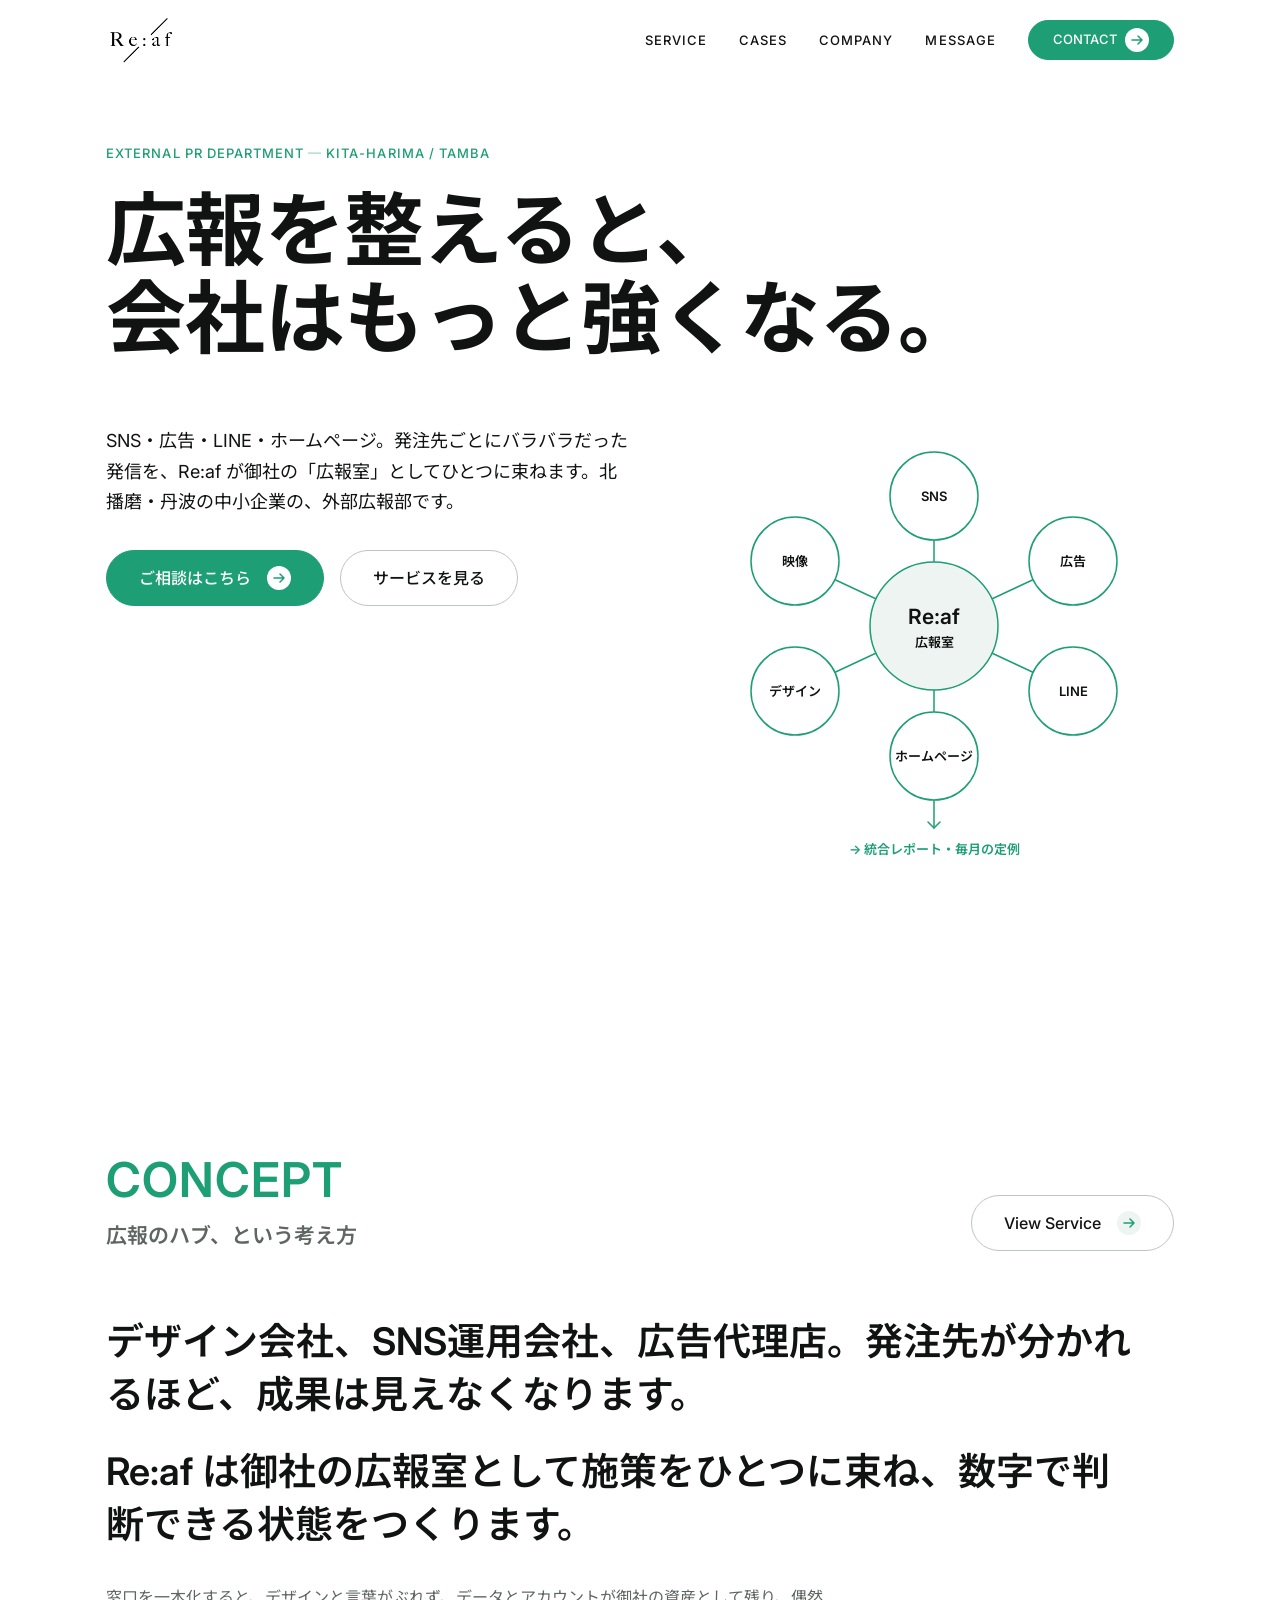
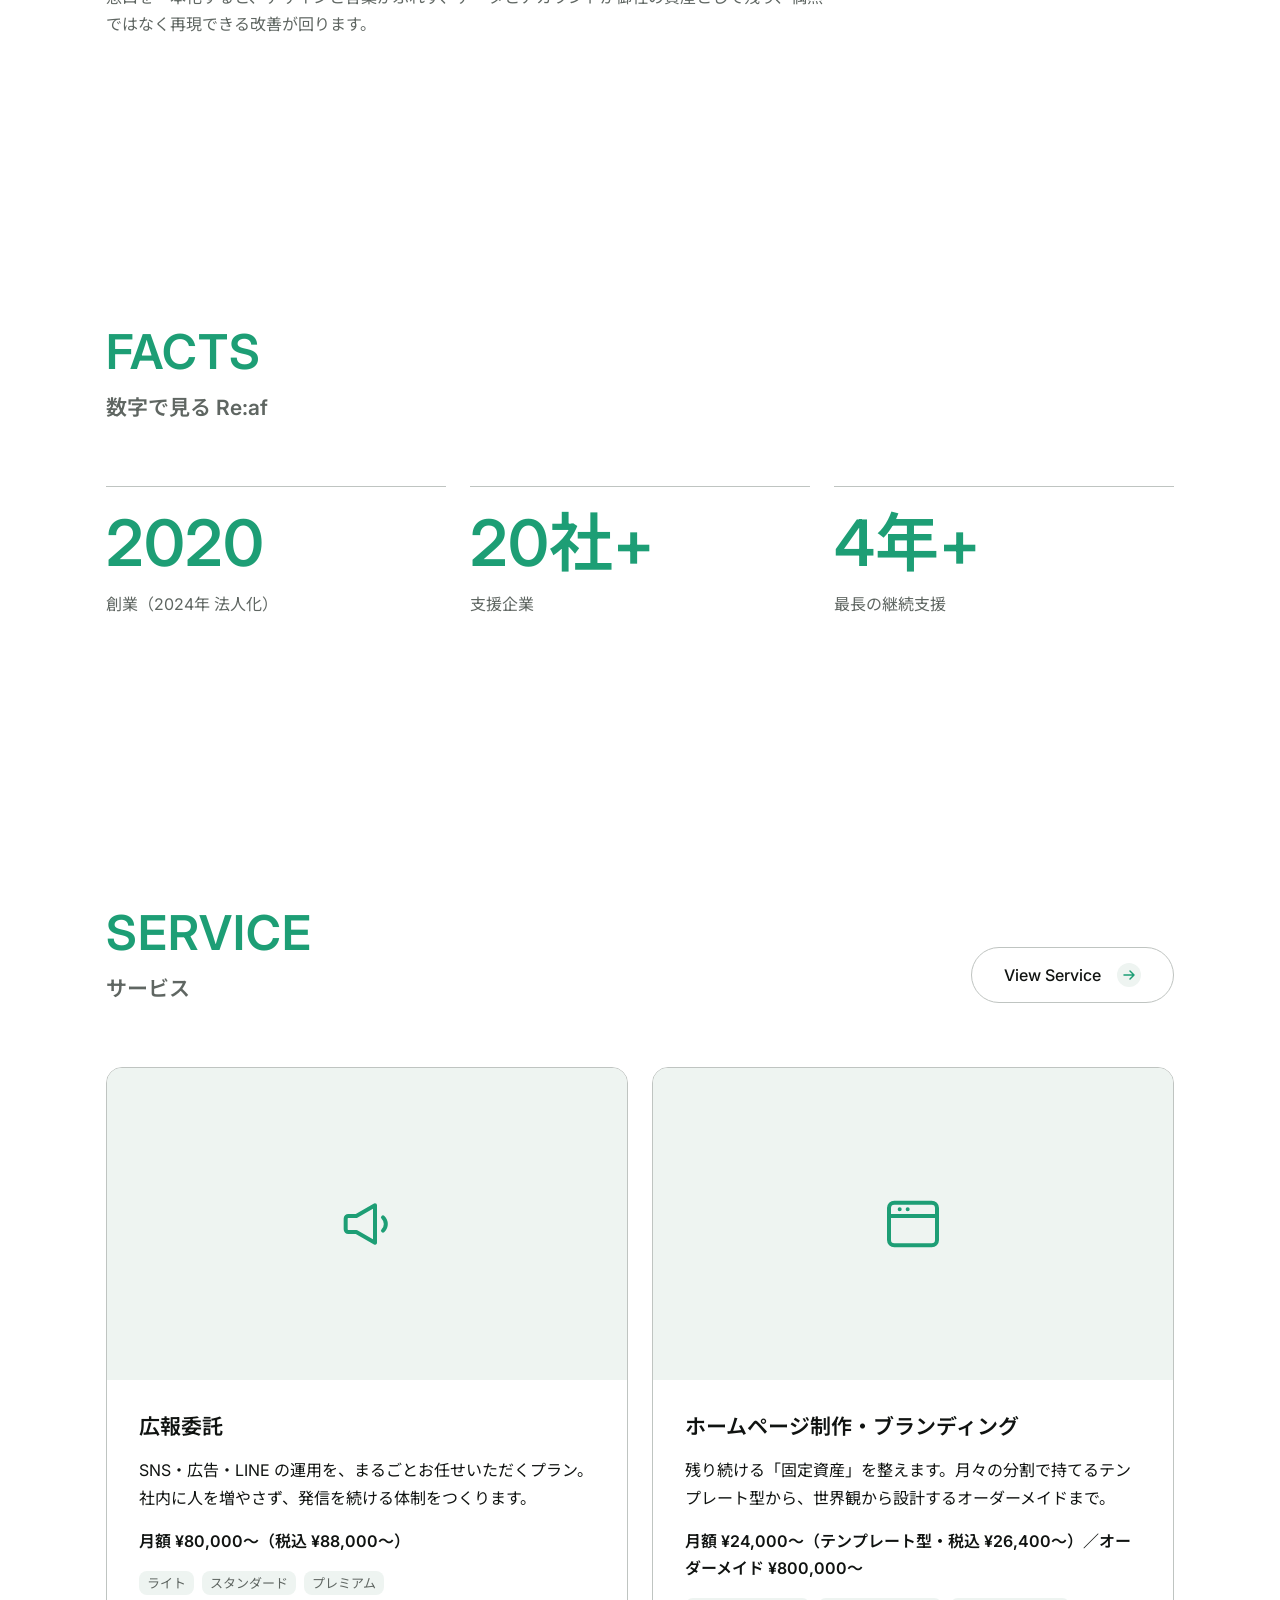
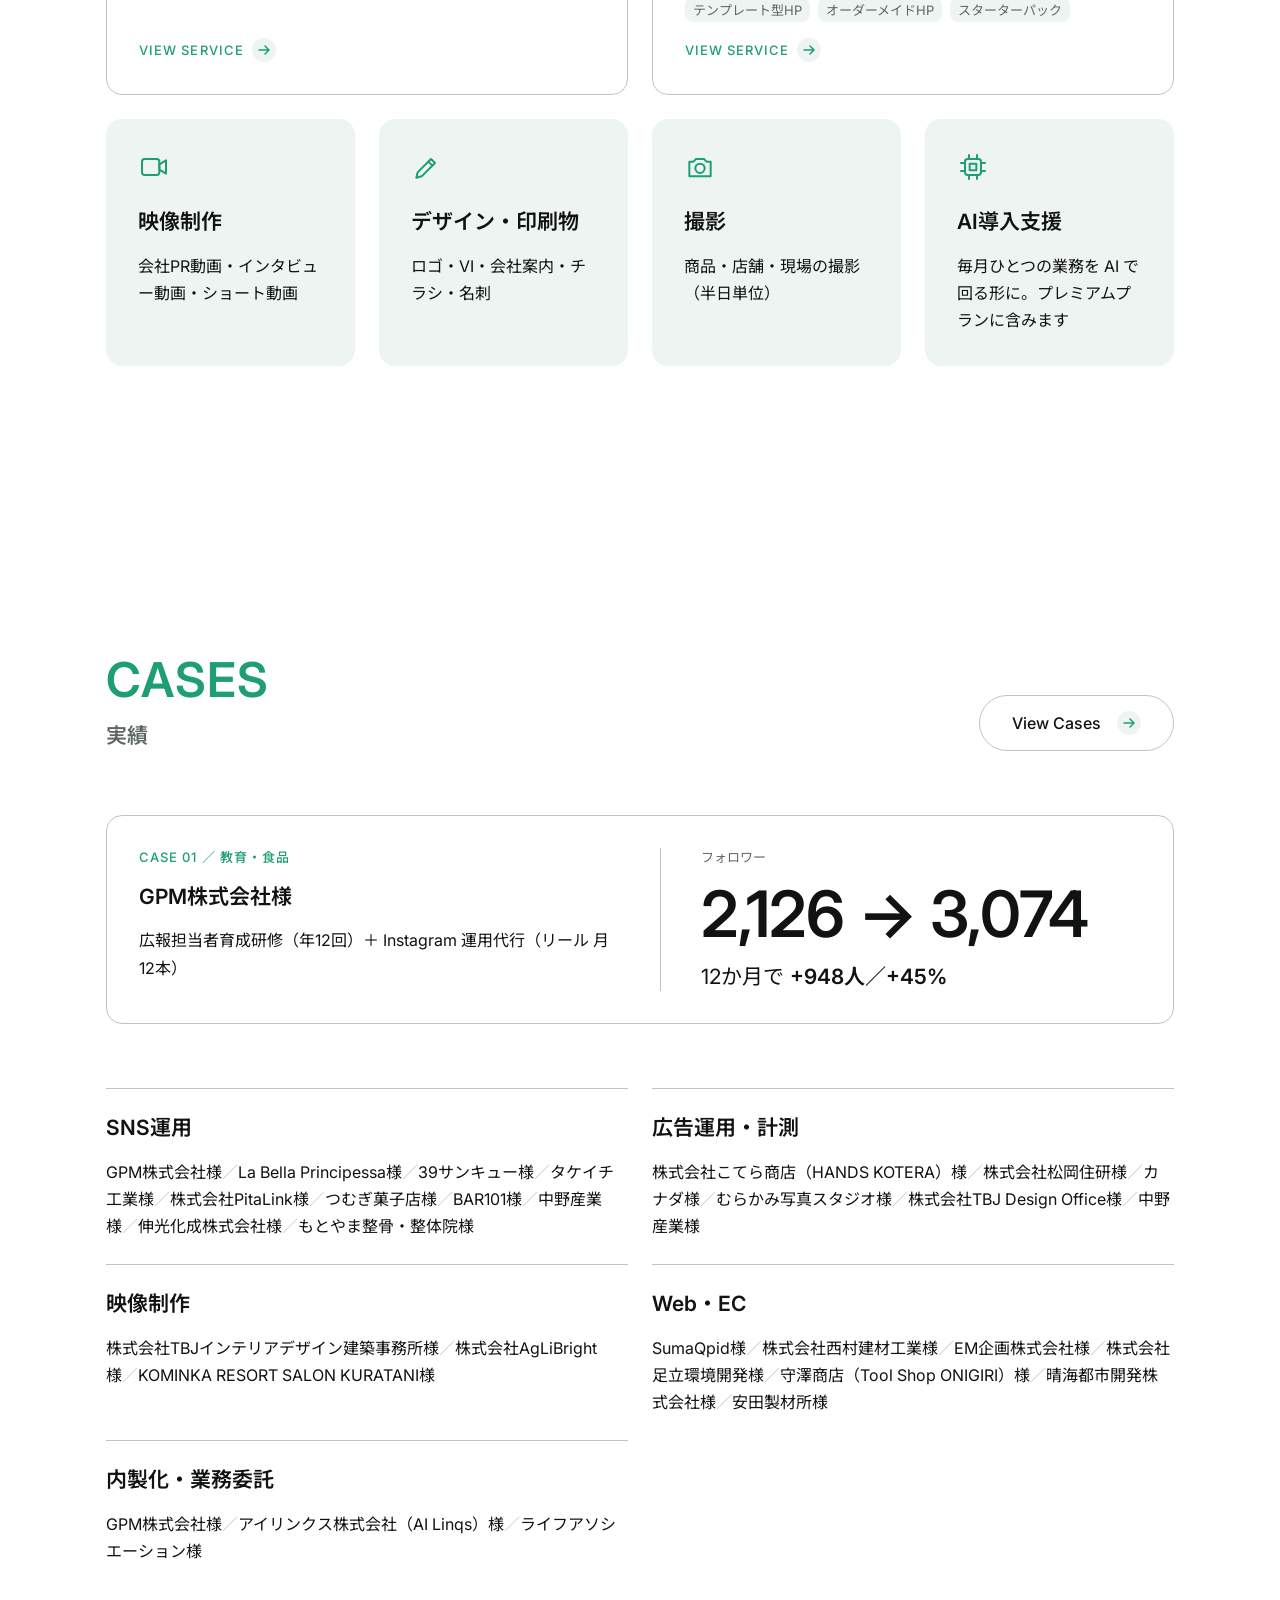
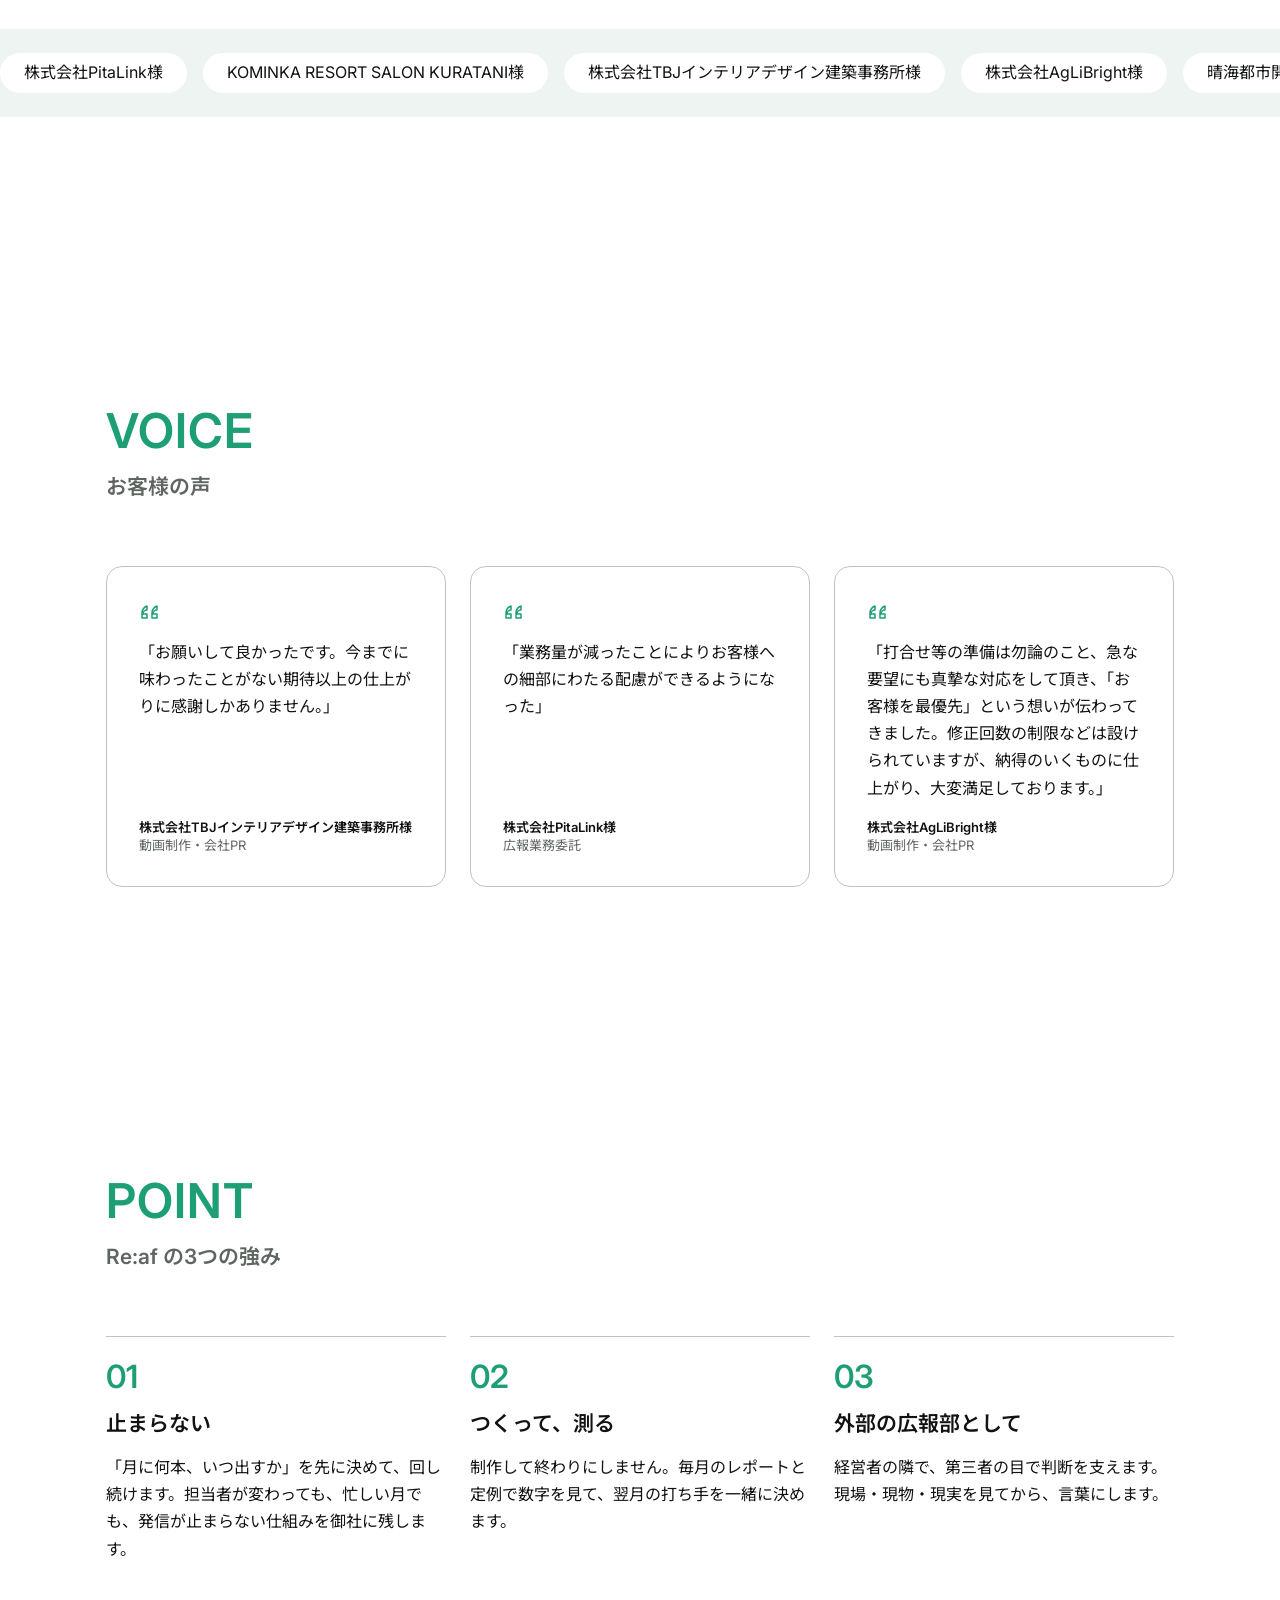
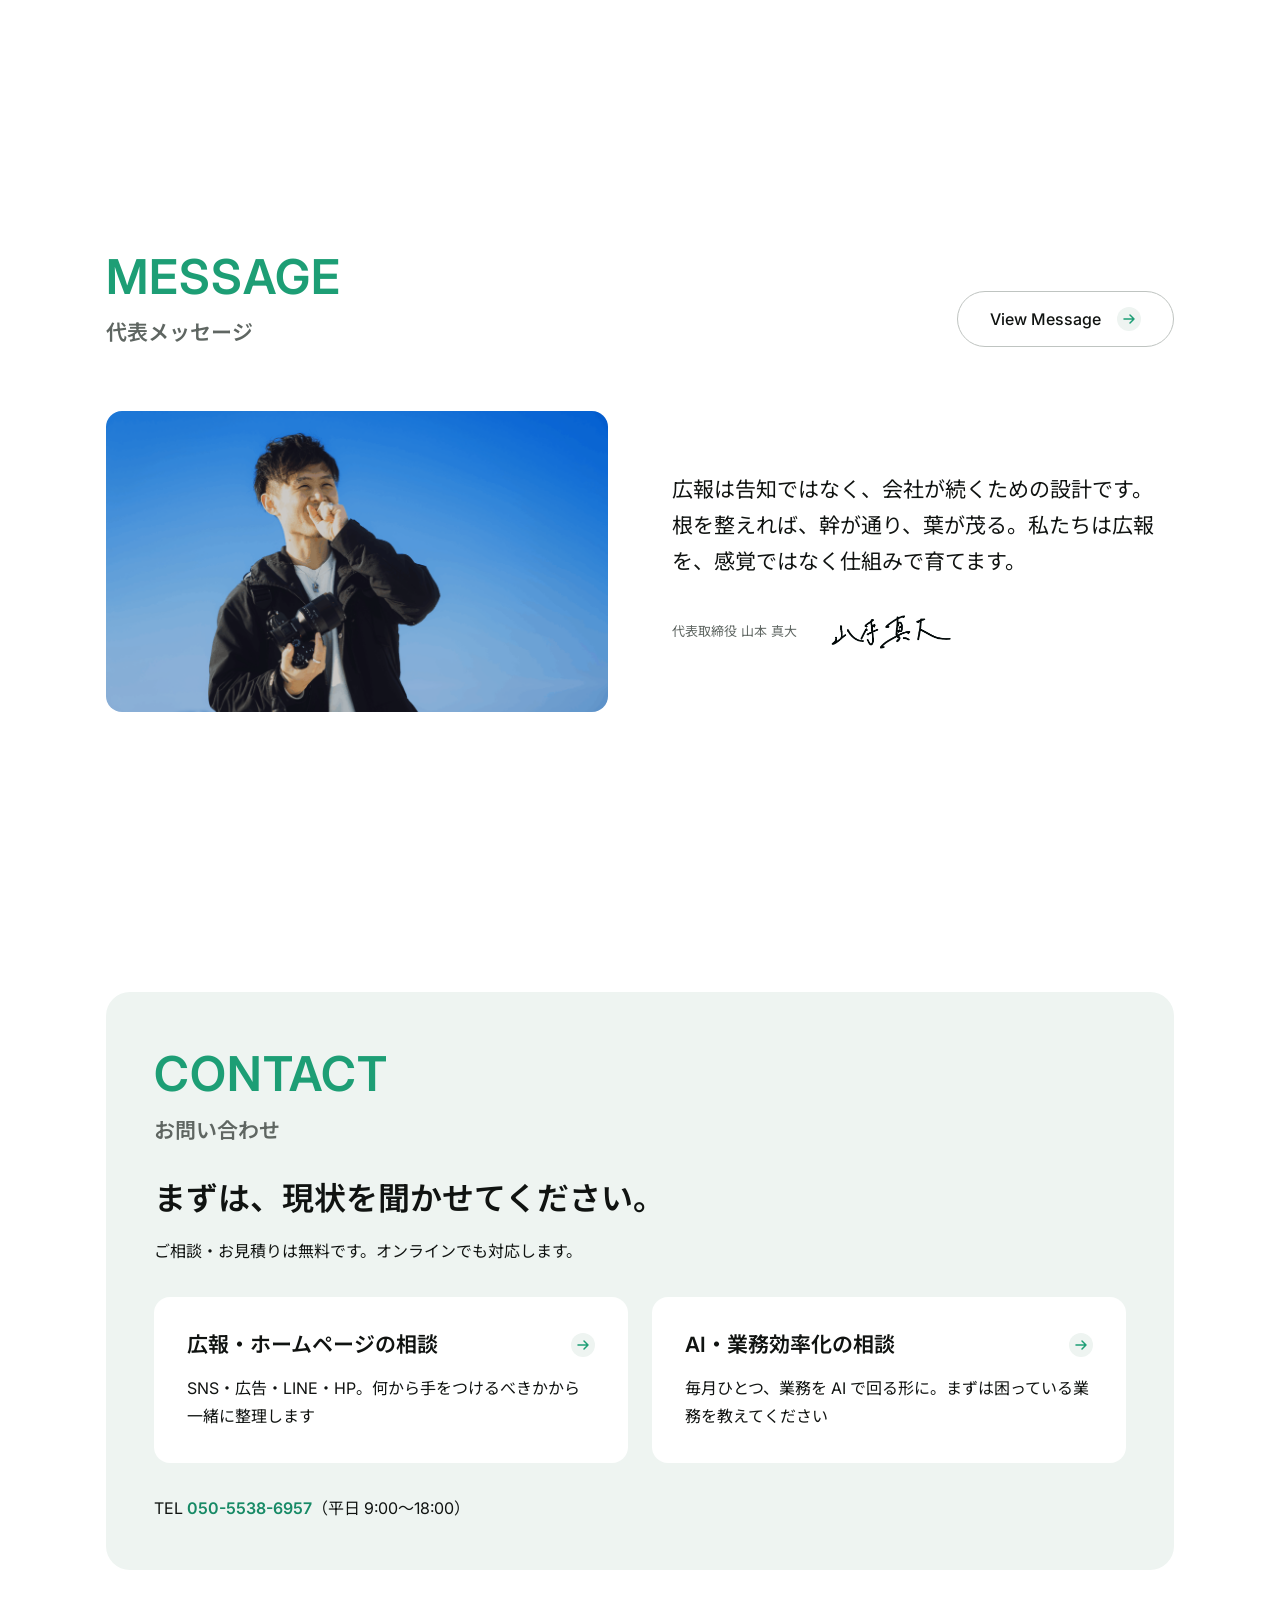
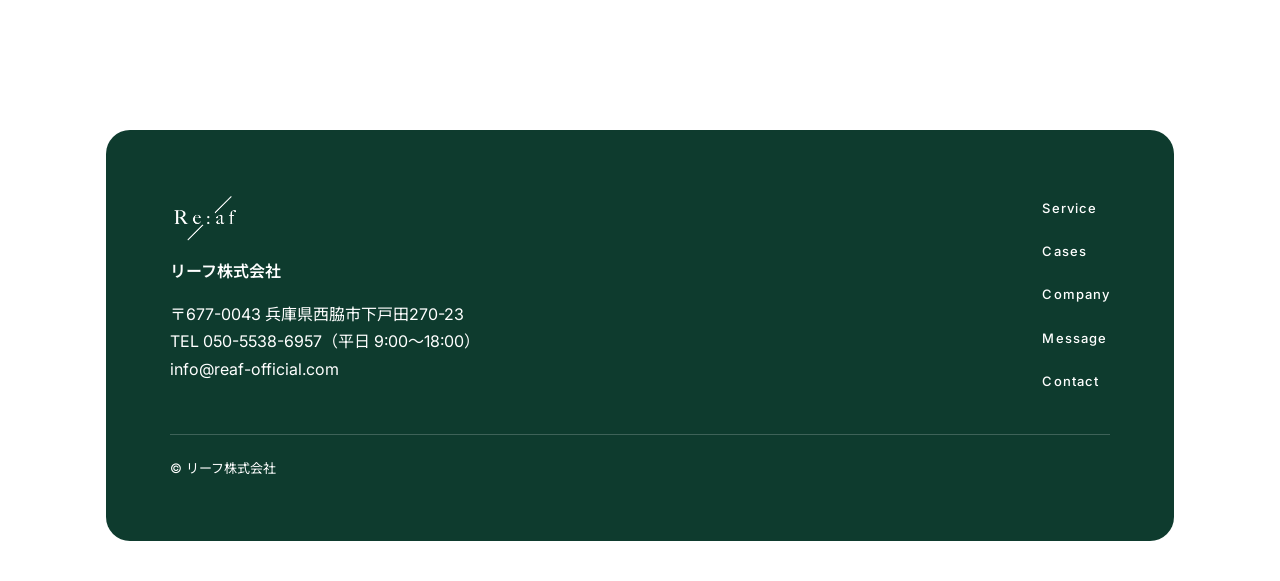
<file: index.html>
<!DOCTYPE html>
<html lang="ja">
<head>
<meta charset="UTF-8">
<meta name="viewport" content="width=device-width, initial-scale=1">
<meta name="robots" content="noindex,nofollow">
<title>リーフ株式会社｜北播磨・丹波の外部広報部 Re:af</title>
<meta name="description" content="SNS・広告・LINE・ホームページ。バラバラだった発信を、Re:af が御社の広報室としてひとつに束ねます。兵庫県西脇市のリーフ株式会社。">
<link rel="preconnect" href="https://fonts.googleapis.com">
<link rel="preconnect" href="https://fonts.gstatic.com" crossorigin>
<link href="https://fonts.googleapis.com/css2?family=Inter:wght@400;500;600;700&family=Noto+Sans+JP:wght@400;500;600;700&display=swap" rel="stylesheet">
<link rel="stylesheet" href="assets/css/style.css">
</head>
<body>
<header class="header" id="header">
  <div class="container header__inner">
    <a class="logo" href="index.html"><img src="assets/img/logo_reaf.png" alt="Re:af リーフ株式会社" width="500" height="500"></a>
    <button class="header__toggle" type="button" aria-controls="nav" aria-expanded="false" aria-label="メニューを開く">
      <svg class="icon-menu" viewBox="0 0 24 24" aria-hidden="true" focusable="false"><path d="M3 6h18M3 12h18M3 18h18" fill="none" stroke="currentColor" stroke-width="1.5" stroke-linecap="round"/></svg>
      <svg class="icon-close" viewBox="0 0 24 24" aria-hidden="true" focusable="false"><path d="M5 5l14 14M19 5L5 19" fill="none" stroke="currentColor" stroke-width="1.5" stroke-linecap="round"/></svg>
    </button>
    <nav class="nav" id="nav" aria-label="グローバルナビゲーション">
      <ul class="nav__list">
        <li><a class="nav__link" href="service.html">SERVICE</a></li>
        <li><a class="nav__link" href="cases.html">CASES</a></li>
        <li><a class="nav__link" href="company.html">COMPANY</a></li>
        <li><a class="nav__link" href="message.html">MESSAGE</a></li>
        <li><a class="btn btn--primary btn--sm" href="index.html#contact">CONTACT<span class="btn__circle"><svg viewBox="0 0 16 16" aria-hidden="true" focusable="false"><path d="M3 8h10M9 4l4 4-4 4" fill="none" stroke="currentColor" stroke-width="1.5" stroke-linecap="round" stroke-linejoin="round"/></svg></span></a></li>
      </ul>
    </nav>
  </div>
</header>
<main>
<section class="hero">
  <div class="container">
    <p class="hero__eyebrow">EXTERNAL PR DEPARTMENT ─ KITA-HARIMA / TAMBA</p>
    <h1 class="hero__title">広報を整えると、<br>会社はもっと<br class="u-sp-only">強くなる。</h1>
    <div class="hero__grid">
      <div>
        <p class="hero__lead">SNS・広告・LINE・ホームページ。発注先ごとにバラバラだった発信を、Re:af が御社の「広報室」としてひとつに束ねます。北播磨・丹波の中小企業の、外部広報部です。</p>
        <div class="hero__actions">
          <a class="btn btn--primary" href="#contact">ご相談はこちら<span class="btn__circle"><svg viewBox="0 0 16 16" aria-hidden="true" focusable="false"><path d="M3 8h10M9 4l4 4-4 4" fill="none" stroke="currentColor" stroke-width="1.5" stroke-linecap="round" stroke-linejoin="round"/></svg></span></a>
          <a class="btn btn--secondary" href="service.html">サービスを見る</a>
        </div>
      </div>
      <div class="hero__figure">
<svg class="hub" viewBox="0 0 480 440" role="img" aria-labelledby="hub-title" xmlns="http://www.w3.org/2000/svg">
  <title id="hub-title">広報のハブ：Re:af 広報室を中心に SNS・広告・LINE・ホームページ・デザイン・映像をひとつに束ね、統合レポート・毎月の定例へつなぐ図</title>
  <g stroke="#1D9E75" stroke-width="1.5" fill="none" stroke-linecap="round">
    <line x1="240" y1="200" x2="240" y2="70"/>
    <line x1="240" y1="200" x2="379" y2="135"/>
    <line x1="240" y1="200" x2="379" y2="265"/>
    <line x1="240" y1="200" x2="240" y2="330"/>
    <line x1="240" y1="200" x2="101" y2="265"/>
    <line x1="240" y1="200" x2="101" y2="135"/>
    <line x1="240" y1="374" x2="240" y2="402"/>
    <path d="M234 396l6 6 6-6"/>
  </g>
  <g fill="#FFFFFF" stroke="#1D9E75" stroke-width="1.5">
    <circle cx="240" cy="70" r="44"/>
    <circle cx="379" cy="135" r="44"/>
    <circle cx="379" cy="265" r="44"/>
    <circle cx="240" cy="330" r="44"/>
    <circle cx="101" cy="265" r="44"/>
    <circle cx="101" cy="135" r="44"/>
  </g>
  <circle cx="240" cy="200" r="64" fill="#EEF4F1" stroke="#1D9E75" stroke-width="1.5"/>
  <g fill="#101311" font-size="13" font-weight="600" text-anchor="middle">
    <text x="240" y="75">SNS</text>
    <text x="379" y="140">広告</text>
    <text x="379" y="270">LINE</text>
    <text x="240" y="335">ホームページ</text>
    <text x="101" y="270">デザイン</text>
    <text x="101" y="140">映像</text>
  </g>
  <text x="240" y="198" fill="#101311" font-size="21" font-weight="600" text-anchor="middle">Re:af</text>
  <text x="240" y="221" fill="#101311" font-size="13" font-weight="600" text-anchor="middle">広報室</text>
  <text x="240" y="428" fill="#1D9E75" font-size="13" font-weight="600" text-anchor="middle">→ 統合レポート・毎月の定例</text>
</svg>
      </div>
    </div>
  </div>
</section>

<section class="section" id="concept">
  <div class="container">
    <div class="sec-head">
      <div>
        <h2 class="sec-head__en">CONCEPT</h2>
        <p class="sec-head__ja">広報のハブ、という考え方</p>
      </div>
      <a class="btn btn--secondary" href="service.html">View Service<span class="btn__circle"><svg viewBox="0 0 16 16" aria-hidden="true" focusable="false"><path d="M3 8h10M9 4l4 4-4 4" fill="none" stroke="currentColor" stroke-width="1.5" stroke-linecap="round" stroke-linejoin="round"/></svg></span></a>
    </div>

    <div class="concept__lines">
      <p class="concept__line">デザイン会社、SNS運用会社、広告代理店。発注先が分かれるほど、成果は見えなくなります。</p>
      <p class="concept__line">Re:af は御社の広報室として施策をひとつに束ね、数字で判断できる状態をつくります。</p>
    </div>
    <p class="concept__note">窓口を一本化すると、デザインと言葉がぶれず、データとアカウントが御社の資産として残り、偶然ではなく再現できる改善が回ります。</p>
  </div>
</section>

<section class="section" id="facts">
  <div class="container">
    <div class="sec-head">
      <div>
        <h2 class="sec-head__en">FACTS</h2>
        <p class="sec-head__ja">数字で見る Re:af</p>
      </div>
    </div>

    <div class="facts">
      <div class="fact">
        <p class="fact__num">2020</p>
        <p class="fact__label">創業（2024年 法人化）</p>
      </div>
      <div class="fact">
        <p class="fact__num">20社+</p>
        <p class="fact__label">支援企業</p>
      </div>
      <div class="fact">
        <p class="fact__num">4年+</p>
        <p class="fact__label">最長の継続支援</p>
      </div>
    </div>
  </div>
</section>

<section class="section" id="service">
  <div class="container">
    <div class="sec-head">
      <div>
        <h2 class="sec-head__en">SERVICE</h2>
        <p class="sec-head__ja">サービス</p>
      </div>
      <a class="btn btn--secondary" href="service.html">View Service<span class="btn__circle"><svg viewBox="0 0 16 16" aria-hidden="true" focusable="false"><path d="M3 8h10M9 4l4 4-4 4" fill="none" stroke="currentColor" stroke-width="1.5" stroke-linecap="round" stroke-linejoin="round"/></svg></span></a>
    </div>

    <div class="cards cards--2">
      <a class="card" href="service.html#koho">
        <div class="card__visual"><svg viewBox="0 0 24 24" fill="none" stroke="currentColor" stroke-width="1.5" stroke-linecap="round" stroke-linejoin="round" aria-hidden="true" focusable="false"><path d="M4 10v4a1 1 0 0 0 1 1h3l7 4V5L8 9H5a1 1 0 0 0-1 1z"/><path d="M18 9.5a3.5 3.5 0 0 1 0 5"/></svg></div>
        <div class="card__body">
          <h3 class="card__title">広報委託</h3>
          <p>SNS・広告・LINE の運用を、まるごとお任せいただくプラン。社内に人を増やさず、発信を続ける体制をつくります。</p>
          <p class="card__price">月額 ¥80,000〜（税込 ¥88,000〜）</p>
          <ul class="tags"><li class="tag">ライト</li><li class="tag">スタンダード</li><li class="tag">プレミアム</li></ul>
          <span class="card__more">View Service<span class="btn__circle"><svg viewBox="0 0 16 16" aria-hidden="true" focusable="false"><path d="M3 8h10M9 4l4 4-4 4" fill="none" stroke="currentColor" stroke-width="1.5" stroke-linecap="round" stroke-linejoin="round"/></svg></span></span>
        </div>
      </a>
      <a class="card" href="service.html#web">
        <div class="card__visual"><svg viewBox="0 0 24 24" fill="none" stroke="currentColor" stroke-width="1.5" stroke-linecap="round" stroke-linejoin="round" aria-hidden="true" focusable="false"><rect x="3" y="4" width="18" height="16" rx="2"/><path d="M3 9h18M7 6.5h.01M10 6.5h.01"/></svg></div>
        <div class="card__body">
          <h3 class="card__title">ホームページ制作・ブランディング</h3>
          <p>残り続ける「固定資産」を整えます。月々の分割で持てるテンプレート型から、世界観から設計するオーダーメイドまで。</p>
          <p class="card__price">月額 ¥24,000〜（テンプレート型・税込 ¥26,400〜）／オーダーメイド ¥800,000〜</p>
          <ul class="tags"><li class="tag">テンプレート型HP</li><li class="tag">オーダーメイドHP</li><li class="tag">スターターパック</li></ul>
          <span class="card__more">View Service<span class="btn__circle"><svg viewBox="0 0 16 16" aria-hidden="true" focusable="false"><path d="M3 8h10M9 4l4 4-4 4" fill="none" stroke="currentColor" stroke-width="1.5" stroke-linecap="round" stroke-linejoin="round"/></svg></span></span>
        </div>
      </a>
    </div>
    <div class="cards cards--4">
      <div class="card card--small"><svg viewBox="0 0 24 24" fill="none" stroke="currentColor" stroke-width="1.5" stroke-linecap="round" stroke-linejoin="round" aria-hidden="true" focusable="false"><rect x="3" y="6" width="13" height="12" rx="2"/><path d="M16 10l5-3v10l-5-3z"/></svg><h3 class="card__title">映像制作</h3><p>会社PR動画・インタビュー動画・ショート動画</p></div>
      <div class="card card--small"><svg viewBox="0 0 24 24" fill="none" stroke="currentColor" stroke-width="1.5" stroke-linecap="round" stroke-linejoin="round" aria-hidden="true" focusable="false"><path d="M4 20l4-1L18 9l-3-3L5 16l-1 4z"/><path d="M13 8l3 3"/></svg><h3 class="card__title">デザイン・印刷物</h3><p>ロゴ・VI・会社案内・チラシ・名刺</p></div>
      <div class="card card--small"><svg viewBox="0 0 24 24" fill="none" stroke="currentColor" stroke-width="1.5" stroke-linecap="round" stroke-linejoin="round" aria-hidden="true" focusable="false"><path d="M4 8h3l2-2h6l2 2h3v11H4z"/><circle cx="12" cy="13" r="3.5"/></svg><h3 class="card__title">撮影</h3><p>商品・店舗・現場の撮影（半日単位）</p></div>
      <div class="card card--small"><svg viewBox="0 0 24 24" fill="none" stroke="currentColor" stroke-width="1.5" stroke-linecap="round" stroke-linejoin="round" aria-hidden="true" focusable="false"><rect x="6" y="6" width="12" height="12" rx="2"/><rect x="9.5" y="9.5" width="5" height="5"/><path d="M9 3v3M15 3v3M9 18v3M15 18v3M3 9h3M3 15h3M18 9h3M18 15h3"/></svg><h3 class="card__title">AI導入支援</h3><p>毎月ひとつの業務を AI で回る形に。プレミアムプランに含みます</p></div>
    </div>
  </div>
</section>

<section class="section" id="cases">
  <div class="container">
    <div class="sec-head">
      <div>
        <h2 class="sec-head__en">CASES</h2>
        <p class="sec-head__ja">実績</p>
      </div>
      <a class="btn btn--secondary" href="cases.html">View Cases<span class="btn__circle"><svg viewBox="0 0 16 16" aria-hidden="true" focusable="false"><path d="M3 8h10M9 4l4 4-4 4" fill="none" stroke="currentColor" stroke-width="1.5" stroke-linecap="round" stroke-linejoin="round"/></svg></span></a>
    </div>

    <article class="case">
      <div>
        <p class="case__label">CASE 01 ／ 教育・食品</p>
        <h3 class="case__name">GPM株式会社様</h3>
        <p class="case__desc">広報担当者育成研修（年12回）＋ Instagram 運用代行（リール 月12本）</p>
      </div>
      <div class="case__result">
        <p class="case__metric">フォロワー</p>
        <p class="case__num">2,126 → 3,074</p>
        <p class="case__delta">12か月で <strong>+948人／+45%</strong></p>
      </div>
    </article>

    <div class="case-cats">
      <div class="case-cat">
        <h3 class="case-cat__title">SNS運用</h3>
        <ul class="names"><li>GPM株式会社様</li><li>La Bella Principessa様</li><li>39サンキュー様</li><li>タケイチ工業様</li><li>株式会社PitaLink様</li><li>つむぎ菓子店様</li><li>BAR101様</li><li>中野産業様</li><li>伸光化成株式会社様</li><li>もとやま整骨・整体院様</li></ul>
      </div>
      <div class="case-cat">
        <h3 class="case-cat__title">広告運用・計測</h3>
        <ul class="names"><li>株式会社こてら商店（HANDS KOTERA）様</li><li>株式会社松岡住研様</li><li>カナダ様</li><li>むらかみ写真スタジオ様</li><li>株式会社TBJ Design Office様</li><li>中野産業様</li></ul>
      </div>
      <div class="case-cat">
        <h3 class="case-cat__title">映像制作</h3>
        <ul class="names"><li>株式会社TBJインテリアデザイン建築事務所様</li><li>株式会社AgLiBright様</li><li>KOMINKA RESORT SALON KURATANI様</li></ul>
      </div>
      <div class="case-cat">
        <h3 class="case-cat__title">Web・EC</h3>
        <ul class="names"><li>SumaQpid様</li><li>株式会社西村建材工業様</li><li>EM企画株式会社様</li><li>株式会社足立環境開発様</li><li>守澤商店（Tool Shop ONIGIRI）様</li><li>晴海都市開発株式会社様</li><li>安田製材所様</li></ul>
      </div>
      <div class="case-cat">
        <h3 class="case-cat__title">内製化・業務委託</h3>
        <ul class="names"><li>GPM株式会社様</li><li>アイリンクス株式会社（AI Linqs）様</li><li>ライフアソシエーション様</li></ul>
      </div>
    </div>
  </div>
  <div class="marquee" aria-label="ご支援した企業">
    <div class="marquee__track">
      <ul class="marquee__list"><li class="pill">株式会社PitaLink様</li><li class="pill">KOMINKA RESORT SALON KURATANI様</li><li class="pill">株式会社TBJインテリアデザイン建築事務所様</li><li class="pill">株式会社AgLiBright様</li><li class="pill">晴海都市開発株式会社様</li><li class="pill">つむぎ菓子店様</li></ul>
      <ul class="marquee__list" aria-hidden="true"><li class="pill">株式会社PitaLink様</li><li class="pill">KOMINKA RESORT SALON KURATANI様</li><li class="pill">株式会社TBJインテリアデザイン建築事務所様</li><li class="pill">株式会社AgLiBright様</li><li class="pill">晴海都市開発株式会社様</li><li class="pill">つむぎ菓子店様</li></ul>
    </div>
  </div>
</section>

<section class="section" id="voice">
  <div class="container">
    <div class="sec-head">
      <div>
        <h2 class="sec-head__en">VOICE</h2>
        <p class="sec-head__ja">お客様の声</p>
      </div>
    </div>

    <div class="voices">
      <figure class="voice">
        <svg class="voice__mark" viewBox="0 0 24 24" fill="none" stroke="currentColor" stroke-width="1.5" stroke-linecap="round" stroke-linejoin="round" aria-hidden="true" focusable="false"><path d="M4 15a4 4 0 0 1 4-4V7a8 8 0 0 0-5 7.5V19h5v-4H4zM14 15a4 4 0 0 1 4-4V7a8 8 0 0 0-5 7.5V19h5v-4h-4z"/></svg>
        <blockquote class="voice__quote"><p>「お願いして良かったです。今までに味わったことがない期待以上の仕上がりに感謝しかありません。」</p></blockquote>
        <figcaption class="voice__who"><strong>株式会社TBJインテリアデザイン建築事務所様</strong>動画制作・会社PR</figcaption>
      </figure>
      <figure class="voice">
        <svg class="voice__mark" viewBox="0 0 24 24" fill="none" stroke="currentColor" stroke-width="1.5" stroke-linecap="round" stroke-linejoin="round" aria-hidden="true" focusable="false"><path d="M4 15a4 4 0 0 1 4-4V7a8 8 0 0 0-5 7.5V19h5v-4H4zM14 15a4 4 0 0 1 4-4V7a8 8 0 0 0-5 7.5V19h5v-4h-4z"/></svg>
        <blockquote class="voice__quote"><p>「業務量が減ったことによりお客様への細部にわたる配慮ができるようになった」</p></blockquote>
        <figcaption class="voice__who"><strong>株式会社PitaLink様</strong>広報業務委託</figcaption>
      </figure>
      <figure class="voice">
        <svg class="voice__mark" viewBox="0 0 24 24" fill="none" stroke="currentColor" stroke-width="1.5" stroke-linecap="round" stroke-linejoin="round" aria-hidden="true" focusable="false"><path d="M4 15a4 4 0 0 1 4-4V7a8 8 0 0 0-5 7.5V19h5v-4H4zM14 15a4 4 0 0 1 4-4V7a8 8 0 0 0-5 7.5V19h5v-4h-4z"/></svg>
        <blockquote class="voice__quote"><p>「打合せ等の準備は勿論のこと、急な要望にも真摯な対応をして頂き、「お客様を最優先」という想いが伝わってきました。修正回数の制限などは設けられていますが、納得のいくものに仕上がり、大変満足しております。」</p></blockquote>
        <figcaption class="voice__who"><strong>株式会社AgLiBright様</strong>動画制作・会社PR</figcaption>
      </figure>
    </div>
  </div>
</section>

<section class="section" id="point">
  <div class="container">
    <div class="sec-head">
      <div>
        <h2 class="sec-head__en">POINT</h2>
        <p class="sec-head__ja">Re:af の3つの強み</p>
      </div>
    </div>

    <div class="points">
      <div class="point">
        <p class="point__num">01</p>
        <h3 class="point__title">止まらない</h3>
        <p class="point__text">「月に何本、いつ出すか」を先に決めて、回し続けます。担当者が変わっても、忙しい月でも、発信が止まらない仕組みを御社に残します。</p>
      </div>
      <div class="point">
        <p class="point__num">02</p>
        <h3 class="point__title">つくって、測る</h3>
        <p class="point__text">制作して終わりにしません。毎月のレポートと定例で数字を見て、翌月の打ち手を一緒に決めます。</p>
      </div>
      <div class="point">
        <p class="point__num">03</p>
        <h3 class="point__title">外部の広報部として</h3>
        <p class="point__text">経営者の隣で、第三者の目で判断を支えます。現場・現物・現実を見てから、言葉にします。</p>
      </div>
    </div>
  </div>
</section>

<section class="section" id="message">
  <div class="container">
    <div class="sec-head">
      <div>
        <h2 class="sec-head__en">MESSAGE</h2>
        <p class="sec-head__ja">代表メッセージ</p>
      </div>
      <a class="btn btn--secondary" href="message.html">View Message<span class="btn__circle"><svg viewBox="0 0 16 16" aria-hidden="true" focusable="false"><path d="M3 8h10M9 4l4 4-4 4" fill="none" stroke="currentColor" stroke-width="1.5" stroke-linecap="round" stroke-linejoin="round"/></svg></span></a>
    </div>

    <div class="message">
      <div class="photo"><img src="assets/img/ceo_photo.png" alt="代表取締役 山本 真大" width="1024" height="683"></div>
      <div>
        <p class="message__text">広報は告知ではなく、会社が続くための設計です。根を整えれば、幹が通り、葉が茂る。私たちは広報を、感覚ではなく仕組みで育てます。</p>
        <div class="sign">
          <p class="sign__role">代表取締役 山本 真大</p>
          <img src="assets/img/ceo_sign.png" alt="山本 真大のサイン" width="552" height="158">
        </div>
      </div>
    </div>
  </div>
</section>

<section class="section" id="contact">
  <div class="container">
    <div class="contact-box">
    <div class="sec-head">
      <div>
        <h2 class="sec-head__en">CONTACT</h2>
        <p class="sec-head__ja">お問い合わせ</p>
      </div>
    </div>

      <p class="contact__title">まずは、現状を聞かせてください。</p>
      <p class="contact__lead">ご相談・お見積りは無料です。オンラインでも対応します。</p>
      <div class="contact__entries">
        <a class="entry" href="mailto:info@reaf-official.com?subject=%E3%80%90%E5%BA%83%E5%A0%B1%E3%83%BBHP%E3%81%AE%E7%9B%B8%E8%AB%87%E3%80%91">
          <span class="entry__title">広報・ホームページの相談<span class="btn__circle"><svg viewBox="0 0 16 16" aria-hidden="true" focusable="false"><path d="M3 8h10M9 4l4 4-4 4" fill="none" stroke="currentColor" stroke-width="1.5" stroke-linecap="round" stroke-linejoin="round"/></svg></span></span>
          <span>SNS・広告・LINE・HP。何から手をつけるべきかから一緒に整理します</span>
        </a>
        <a class="entry" href="mailto:info@reaf-official.com?subject=%E3%80%90AI%E3%83%BB%E6%A5%AD%E5%8B%99%E5%8A%B9%E7%8E%87%E5%8C%96%E3%81%AE%E7%9B%B8%E8%AB%87%E3%80%91">
          <span class="entry__title">AI・業務効率化の相談<span class="btn__circle"><svg viewBox="0 0 16 16" aria-hidden="true" focusable="false"><path d="M3 8h10M9 4l4 4-4 4" fill="none" stroke="currentColor" stroke-width="1.5" stroke-linecap="round" stroke-linejoin="round"/></svg></span></span>
          <span>毎月ひとつ、業務を AI で回る形に。まずは困っている業務を教えてください</span>
        </a>
      </div>
      <p class="contact__tel">TEL <a href="tel:0505538-6957">050-5538-6957</a>（平日 9:00〜18:00）</p>
    </div>
  </div>
</section>
</main>
<footer class="footer">
  <div class="container">
    <div class="footer__box">
      <div class="footer__grid">
        <div>
          <a class="logo" href="index.html"><img src="assets/img/logo_reaf.png" alt="Re:af リーフ株式会社" width="500" height="500"></a>
          <p class="footer__name">リーフ株式会社</p>
          <address class="footer__addr">
            〒677-0043 兵庫県西脇市下戸田270-23<br>
            TEL <a href="tel:0505538-6957">050-5538-6957</a>（平日 9:00〜18:00）<br>
            <a href="mailto:info@reaf-official.com">info@reaf-official.com</a>
          </address>
        </div>
        <nav class="footer__nav" aria-label="フッターナビゲーション">
          <ul>
            <li><a href="service.html">Service</a></li>
            <li><a href="cases.html">Cases</a></li>
            <li><a href="company.html">Company</a></li>
            <li><a href="message.html">Message</a></li>
            <li><a href="index.html#contact">Contact</a></li>
          </ul>
        </nav>
      </div>
      <p class="footer__copy">© リーフ株式会社</p>
    </div>
  </div>
</footer>
<script src="assets/js/main.js"></script>
</body>
</html>
</file>
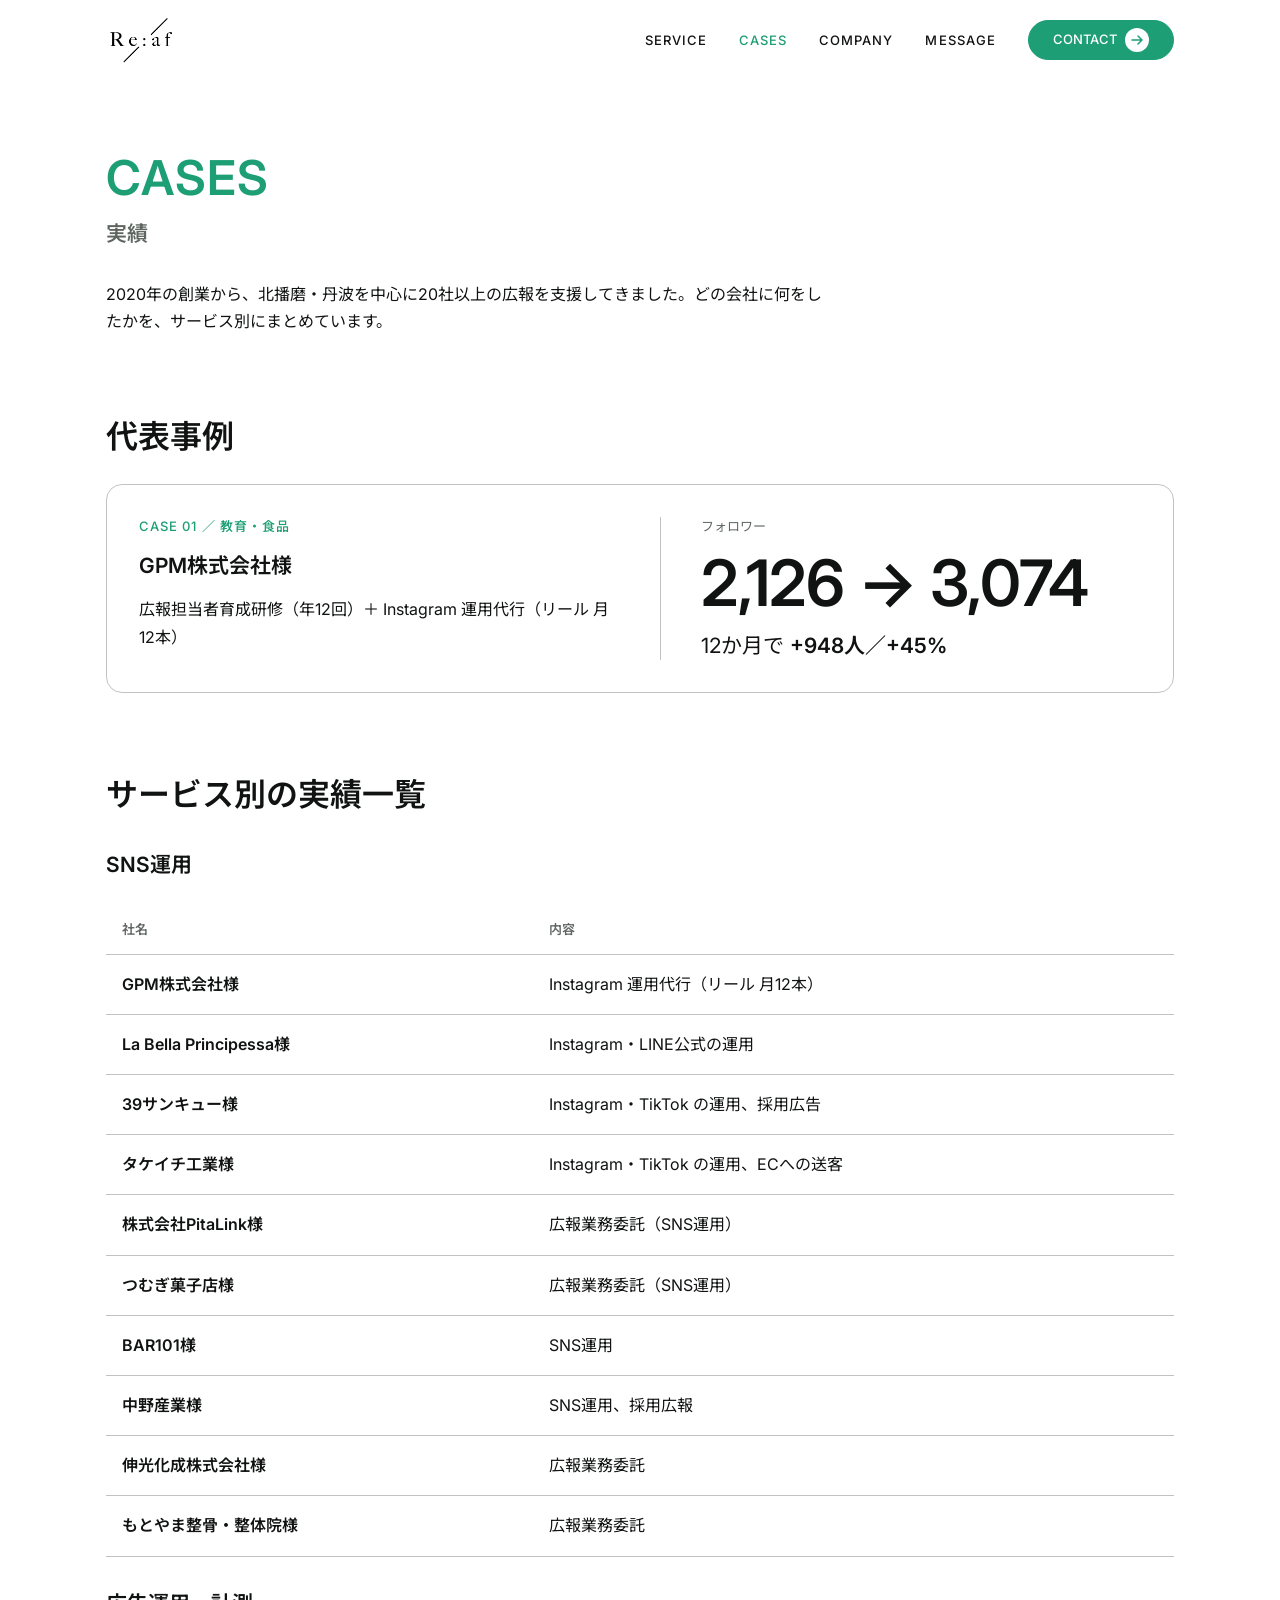
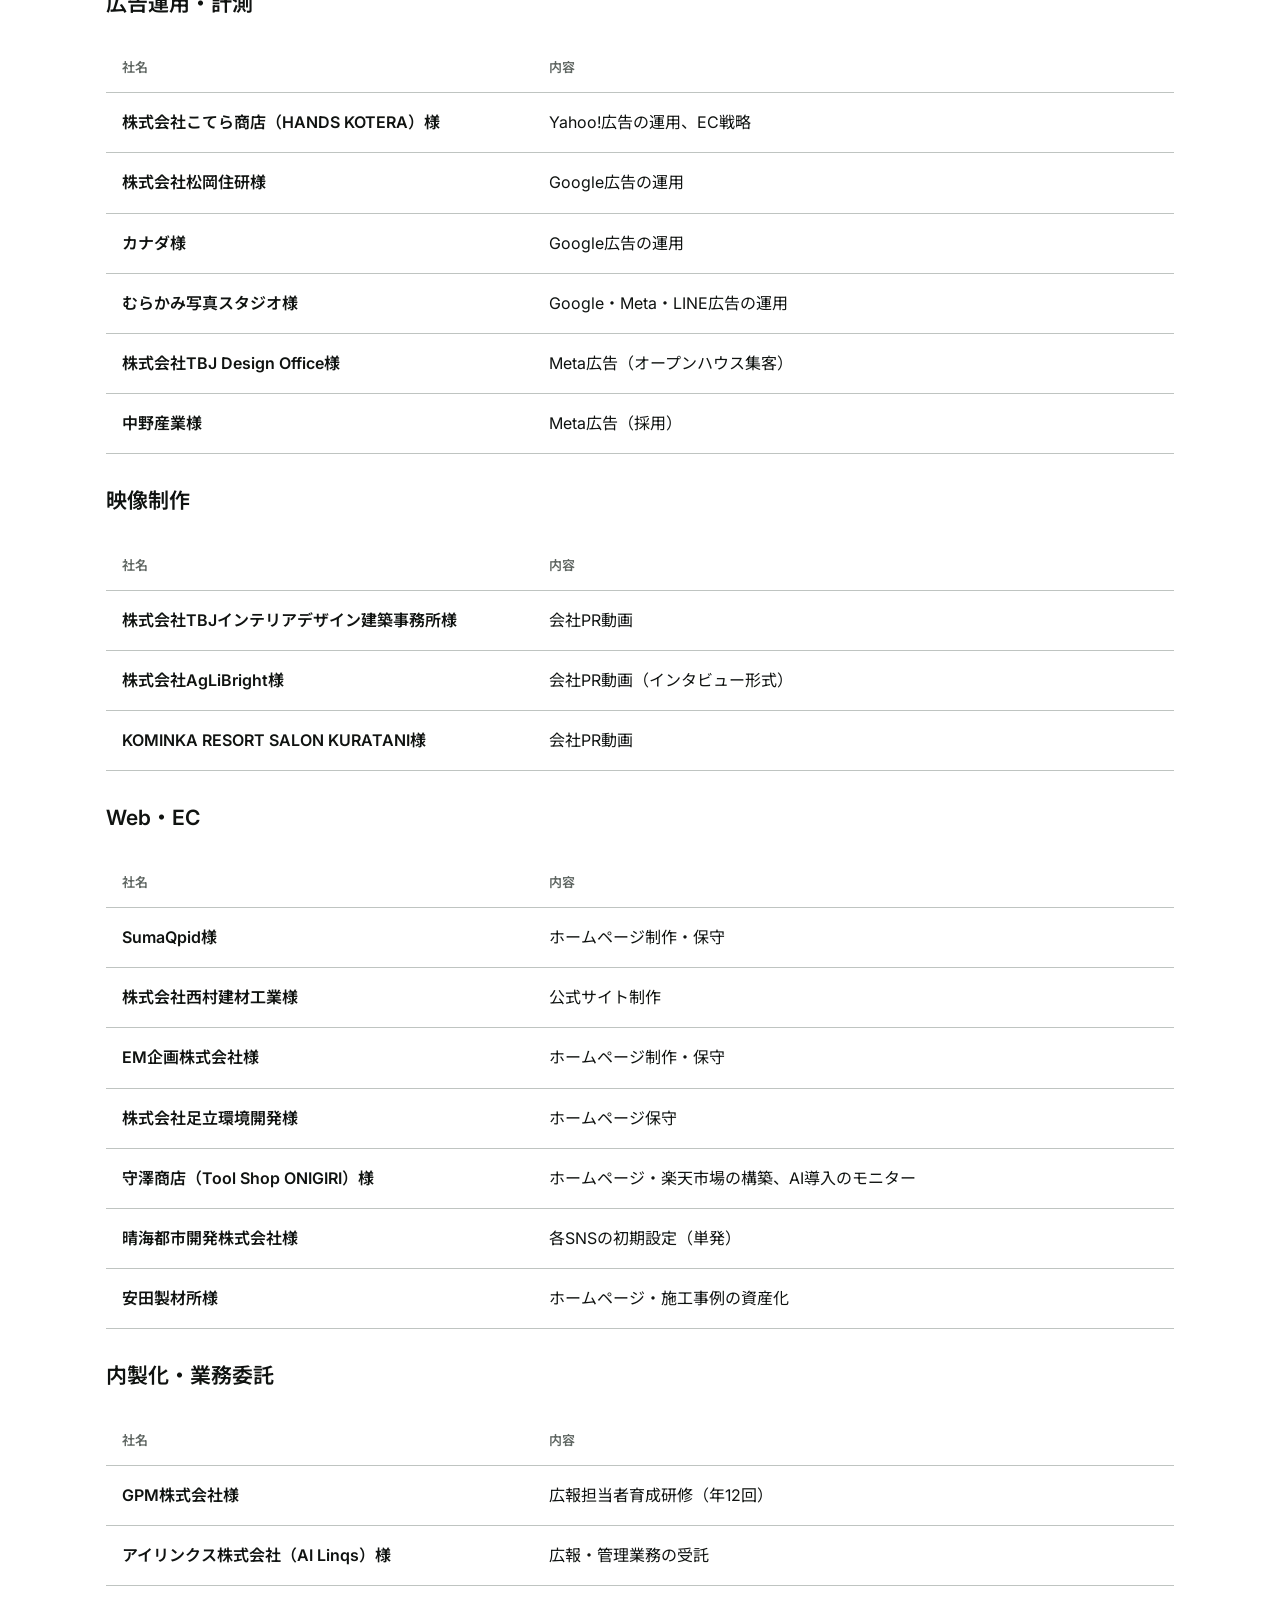
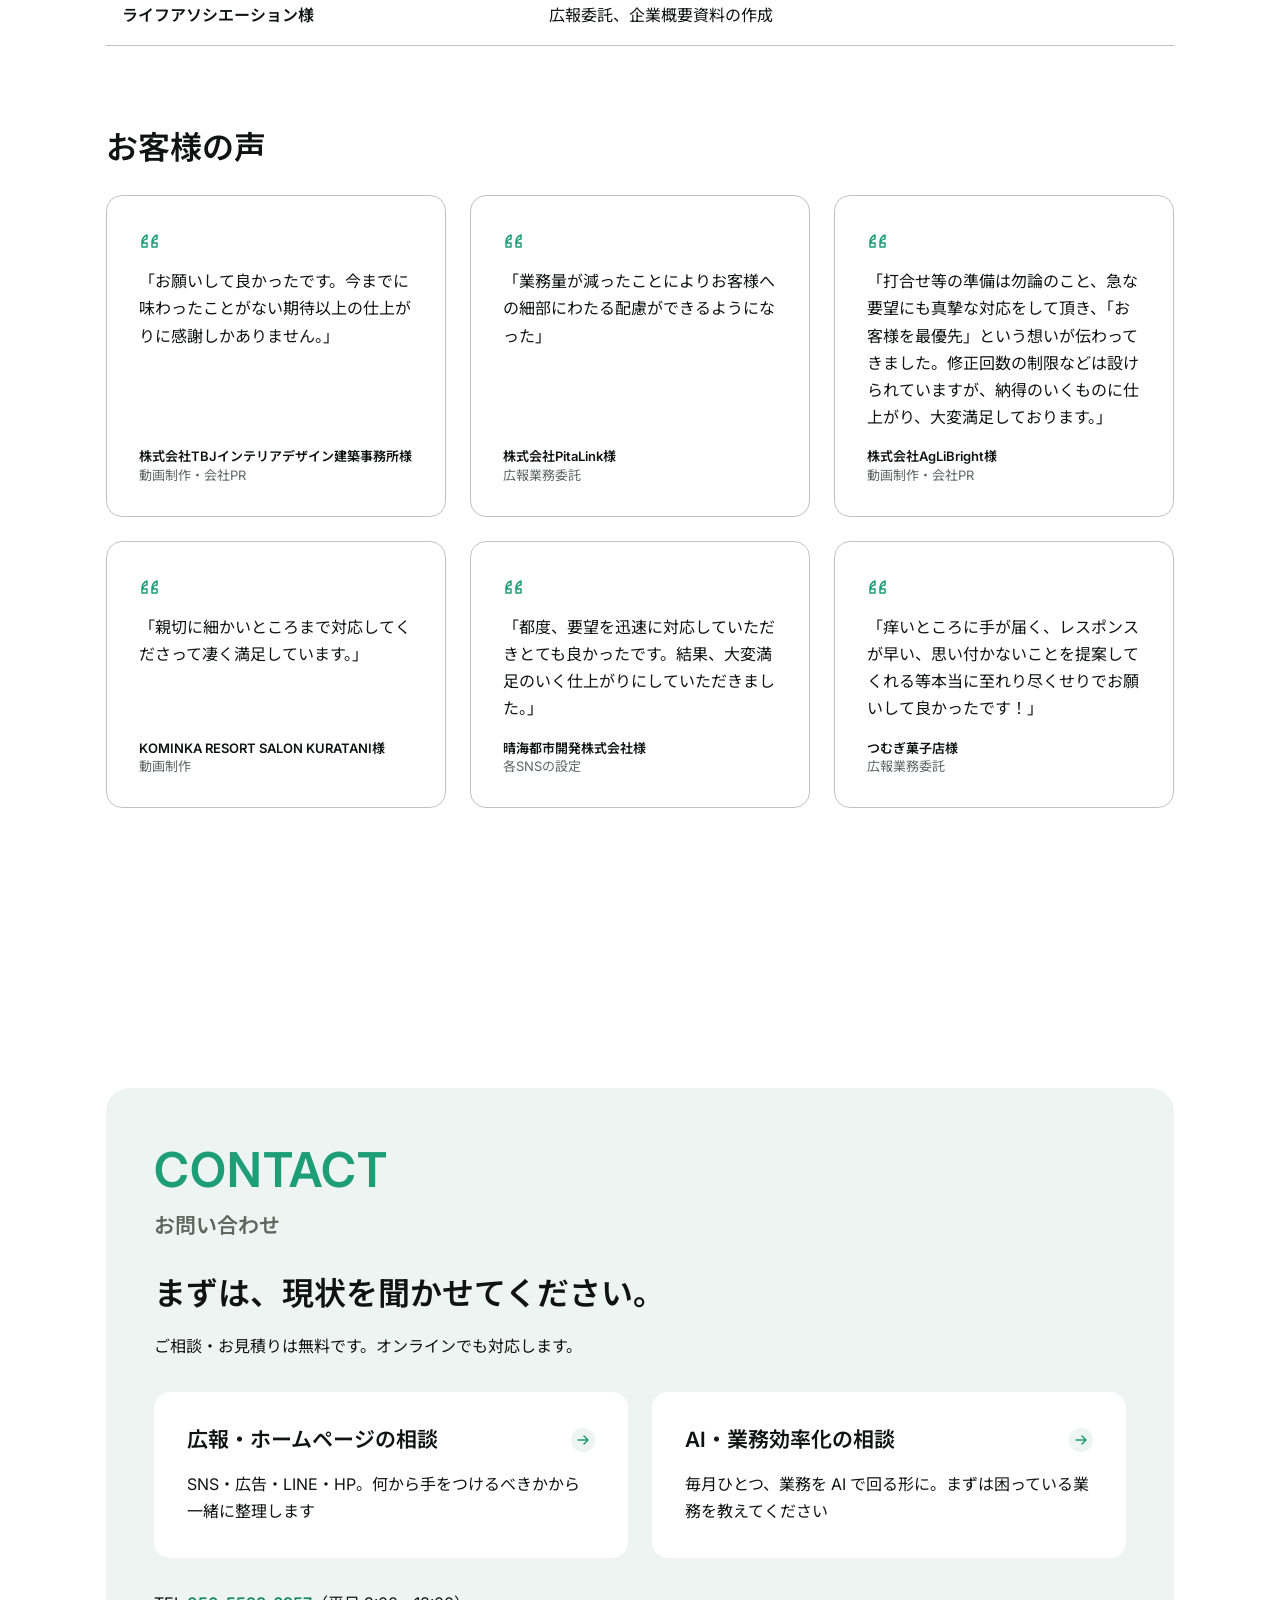
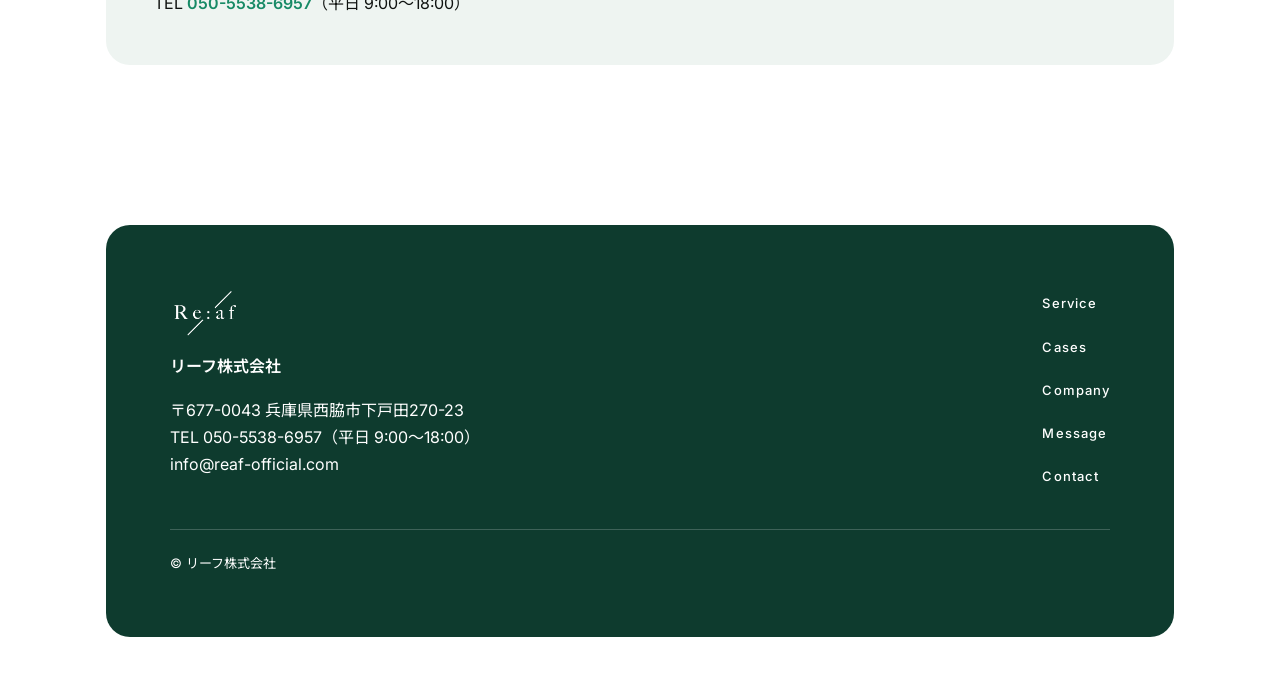
<file: cases.html>
<!DOCTYPE html>
<html lang="ja">
<head>
<meta charset="UTF-8">
<meta name="viewport" content="width=device-width, initial-scale=1">
<meta name="robots" content="noindex,nofollow">
<title>実績 | リーフ株式会社</title>
<meta name="description" content="2020年の創業から、北播磨・丹波を中心に20社以上の広報を支援してきました。どの会社に何をしたかを、サービス別にまとめています。">
<link rel="preconnect" href="https://fonts.googleapis.com">
<link rel="preconnect" href="https://fonts.gstatic.com" crossorigin>
<link href="https://fonts.googleapis.com/css2?family=Inter:wght@400;500;600;700&family=Noto+Sans+JP:wght@400;500;600;700&display=swap" rel="stylesheet">
<link rel="stylesheet" href="assets/css/style.css">
</head>
<body>
<header class="header" id="header">
  <div class="container header__inner">
    <a class="logo" href="index.html"><img src="assets/img/logo_reaf.png" alt="Re:af リーフ株式会社" width="500" height="500"></a>
    <button class="header__toggle" type="button" aria-controls="nav" aria-expanded="false" aria-label="メニューを開く">
      <svg class="icon-menu" viewBox="0 0 24 24" aria-hidden="true" focusable="false"><path d="M3 6h18M3 12h18M3 18h18" fill="none" stroke="currentColor" stroke-width="1.5" stroke-linecap="round"/></svg>
      <svg class="icon-close" viewBox="0 0 24 24" aria-hidden="true" focusable="false"><path d="M5 5l14 14M19 5L5 19" fill="none" stroke="currentColor" stroke-width="1.5" stroke-linecap="round"/></svg>
    </button>
    <nav class="nav" id="nav" aria-label="グローバルナビゲーション">
      <ul class="nav__list">
        <li><a class="nav__link" href="service.html">SERVICE</a></li>
        <li><a class="nav__link" href="cases.html" aria-current="page">CASES</a></li>
        <li><a class="nav__link" href="company.html">COMPANY</a></li>
        <li><a class="nav__link" href="message.html">MESSAGE</a></li>
        <li><a class="btn btn--primary btn--sm" href="index.html#contact">CONTACT<span class="btn__circle"><svg viewBox="0 0 16 16" aria-hidden="true" focusable="false"><path d="M3 8h10M9 4l4 4-4 4" fill="none" stroke="currentColor" stroke-width="1.5" stroke-linecap="round" stroke-linejoin="round"/></svg></span></a></li>
      </ul>
    </nav>
  </div>
</header>
<main>
<section class="section page-head">
  <div class="container">
    <div class="sec-head">
      <div>
        <h1 class="sec-head__en">CASES</h1>
        <p class="sec-head__ja">実績</p>
      </div>
    </div>

    <p class="lead">2020年の創業から、北播磨・丹波を中心に20社以上の広報を支援してきました。どの会社に何をしたかを、サービス別にまとめています。</p>
  </div>
</section>

<section class="section section--flush">
  <div class="container">

    <div class="block">
      <h2 class="block__title">代表事例</h2>
      <div class="block__content">
    <article class="case">
      <div>
        <p class="case__label">CASE 01 ／ 教育・食品</p>
        <h3 class="case__name">GPM株式会社様</h3>
        <p class="case__desc">広報担当者育成研修（年12回）＋ Instagram 運用代行（リール 月12本）</p>
      </div>
      <div class="case__result">
        <p class="case__metric">フォロワー</p>
        <p class="case__num">2,126 → 3,074</p>
        <p class="case__delta">12か月で <strong>+948人／+45%</strong></p>
      </div>
    </article>
      </div>
    </div>

    <div class="block">
      <h2 class="block__title">サービス別の実績一覧</h2>
      <h3 class="block__sub">SNS運用</h3>
      <div class="table-wrap">
        <table class="table table--cases">
          <thead><tr><th scope="col">社名</th><th scope="col">内容</th></tr></thead>
          <tbody>
            <tr><th scope="row">GPM株式会社様</th><td>Instagram 運用代行（リール 月12本）</td></tr>
            <tr><th scope="row">La Bella Principessa様</th><td>Instagram・LINE公式の運用</td></tr>
            <tr><th scope="row">39サンキュー様</th><td>Instagram・TikTok の運用、採用広告</td></tr>
            <tr><th scope="row">タケイチ工業様</th><td>Instagram・TikTok の運用、ECへの送客</td></tr>
            <tr><th scope="row">株式会社PitaLink様</th><td>広報業務委託（SNS運用）</td></tr>
            <tr><th scope="row">つむぎ菓子店様</th><td>広報業務委託（SNS運用）</td></tr>
            <tr><th scope="row">BAR101様</th><td>SNS運用</td></tr>
            <tr><th scope="row">中野産業様</th><td>SNS運用、採用広報</td></tr>
            <tr><th scope="row">伸光化成株式会社様</th><td>広報業務委託</td></tr>
            <tr><th scope="row">もとやま整骨・整体院様</th><td>広報業務委託</td></tr>
          </tbody>
        </table>
      </div>
      <h3 class="block__sub">広告運用・計測</h3>
      <div class="table-wrap">
        <table class="table table--cases">
          <thead><tr><th scope="col">社名</th><th scope="col">内容</th></tr></thead>
          <tbody>
            <tr><th scope="row">株式会社こてら商店（HANDS KOTERA）様</th><td>Yahoo!広告の運用、EC戦略</td></tr>
            <tr><th scope="row">株式会社松岡住研様</th><td>Google広告の運用</td></tr>
            <tr><th scope="row">カナダ様</th><td>Google広告の運用</td></tr>
            <tr><th scope="row">むらかみ写真スタジオ様</th><td>Google・Meta・LINE広告の運用</td></tr>
            <tr><th scope="row">株式会社TBJ Design Office様</th><td>Meta広告（オープンハウス集客）</td></tr>
            <tr><th scope="row">中野産業様</th><td>Meta広告（採用）</td></tr>
          </tbody>
        </table>
      </div>
      <h3 class="block__sub">映像制作</h3>
      <div class="table-wrap">
        <table class="table table--cases">
          <thead><tr><th scope="col">社名</th><th scope="col">内容</th></tr></thead>
          <tbody>
            <tr><th scope="row">株式会社TBJインテリアデザイン建築事務所様</th><td>会社PR動画</td></tr>
            <tr><th scope="row">株式会社AgLiBright様</th><td>会社PR動画（インタビュー形式）</td></tr>
            <tr><th scope="row">KOMINKA RESORT SALON KURATANI様</th><td>会社PR動画</td></tr>
          </tbody>
        </table>
      </div>
      <h3 class="block__sub">Web・EC</h3>
      <div class="table-wrap">
        <table class="table table--cases">
          <thead><tr><th scope="col">社名</th><th scope="col">内容</th></tr></thead>
          <tbody>
            <tr><th scope="row">SumaQpid様</th><td>ホームページ制作・保守</td></tr>
            <tr><th scope="row">株式会社西村建材工業様</th><td>公式サイト制作</td></tr>
            <tr><th scope="row">EM企画株式会社様</th><td>ホームページ制作・保守</td></tr>
            <tr><th scope="row">株式会社足立環境開発様</th><td>ホームページ保守</td></tr>
            <tr><th scope="row">守澤商店（Tool Shop ONIGIRI）様</th><td>ホームページ・楽天市場の構築、AI導入のモニター</td></tr>
            <tr><th scope="row">晴海都市開発株式会社様</th><td>各SNSの初期設定（単発）</td></tr>
            <tr><th scope="row">安田製材所様</th><td>ホームページ・施工事例の資産化</td></tr>
          </tbody>
        </table>
      </div>
      <h3 class="block__sub">内製化・業務委託</h3>
      <div class="table-wrap">
        <table class="table table--cases">
          <thead><tr><th scope="col">社名</th><th scope="col">内容</th></tr></thead>
          <tbody>
            <tr><th scope="row">GPM株式会社様</th><td>広報担当者育成研修（年12回）</td></tr>
            <tr><th scope="row">アイリンクス株式会社（AI Linqs）様</th><td>広報・管理業務の受託</td></tr>
            <tr><th scope="row">ライフアソシエーション様</th><td>広報委託、企業概要資料の作成</td></tr>
          </tbody>
        </table>
      </div>
    </div>

    <div class="block">
      <h2 class="block__title">お客様の声</h2>
      <div class="block__content">
    <div class="voices">
      <figure class="voice">
        <svg class="voice__mark" viewBox="0 0 24 24" fill="none" stroke="currentColor" stroke-width="1.5" stroke-linecap="round" stroke-linejoin="round" aria-hidden="true" focusable="false"><path d="M4 15a4 4 0 0 1 4-4V7a8 8 0 0 0-5 7.5V19h5v-4H4zM14 15a4 4 0 0 1 4-4V7a8 8 0 0 0-5 7.5V19h5v-4h-4z"/></svg>
        <blockquote class="voice__quote"><p>「お願いして良かったです。今までに味わったことがない期待以上の仕上がりに感謝しかありません。」</p></blockquote>
        <figcaption class="voice__who"><strong>株式会社TBJインテリアデザイン建築事務所様</strong>動画制作・会社PR</figcaption>
      </figure>
      <figure class="voice">
        <svg class="voice__mark" viewBox="0 0 24 24" fill="none" stroke="currentColor" stroke-width="1.5" stroke-linecap="round" stroke-linejoin="round" aria-hidden="true" focusable="false"><path d="M4 15a4 4 0 0 1 4-4V7a8 8 0 0 0-5 7.5V19h5v-4H4zM14 15a4 4 0 0 1 4-4V7a8 8 0 0 0-5 7.5V19h5v-4h-4z"/></svg>
        <blockquote class="voice__quote"><p>「業務量が減ったことによりお客様への細部にわたる配慮ができるようになった」</p></blockquote>
        <figcaption class="voice__who"><strong>株式会社PitaLink様</strong>広報業務委託</figcaption>
      </figure>
      <figure class="voice">
        <svg class="voice__mark" viewBox="0 0 24 24" fill="none" stroke="currentColor" stroke-width="1.5" stroke-linecap="round" stroke-linejoin="round" aria-hidden="true" focusable="false"><path d="M4 15a4 4 0 0 1 4-4V7a8 8 0 0 0-5 7.5V19h5v-4H4zM14 15a4 4 0 0 1 4-4V7a8 8 0 0 0-5 7.5V19h5v-4h-4z"/></svg>
        <blockquote class="voice__quote"><p>「打合せ等の準備は勿論のこと、急な要望にも真摯な対応をして頂き、「お客様を最優先」という想いが伝わってきました。修正回数の制限などは設けられていますが、納得のいくものに仕上がり、大変満足しております。」</p></blockquote>
        <figcaption class="voice__who"><strong>株式会社AgLiBright様</strong>動画制作・会社PR</figcaption>
      </figure>
      <figure class="voice">
        <svg class="voice__mark" viewBox="0 0 24 24" fill="none" stroke="currentColor" stroke-width="1.5" stroke-linecap="round" stroke-linejoin="round" aria-hidden="true" focusable="false"><path d="M4 15a4 4 0 0 1 4-4V7a8 8 0 0 0-5 7.5V19h5v-4H4zM14 15a4 4 0 0 1 4-4V7a8 8 0 0 0-5 7.5V19h5v-4h-4z"/></svg>
        <blockquote class="voice__quote"><p>「親切に細かいところまで対応してくださって凄く満足しています。」</p></blockquote>
        <figcaption class="voice__who"><strong>KOMINKA RESORT SALON KURATANI様</strong>動画制作</figcaption>
      </figure>
      <figure class="voice">
        <svg class="voice__mark" viewBox="0 0 24 24" fill="none" stroke="currentColor" stroke-width="1.5" stroke-linecap="round" stroke-linejoin="round" aria-hidden="true" focusable="false"><path d="M4 15a4 4 0 0 1 4-4V7a8 8 0 0 0-5 7.5V19h5v-4H4zM14 15a4 4 0 0 1 4-4V7a8 8 0 0 0-5 7.5V19h5v-4h-4z"/></svg>
        <blockquote class="voice__quote"><p>「都度、要望を迅速に対応していただきとても良かったです。結果、大変満足のいく仕上がりにしていただきました。」</p></blockquote>
        <figcaption class="voice__who"><strong>晴海都市開発株式会社様</strong>各SNSの設定</figcaption>
      </figure>
      <figure class="voice">
        <svg class="voice__mark" viewBox="0 0 24 24" fill="none" stroke="currentColor" stroke-width="1.5" stroke-linecap="round" stroke-linejoin="round" aria-hidden="true" focusable="false"><path d="M4 15a4 4 0 0 1 4-4V7a8 8 0 0 0-5 7.5V19h5v-4H4zM14 15a4 4 0 0 1 4-4V7a8 8 0 0 0-5 7.5V19h5v-4h-4z"/></svg>
        <blockquote class="voice__quote"><p>「痒いところに手が届く、レスポンスが早い、思い付かないことを提案してくれる等本当に至れり尽くせりでお願いして良かったです！」</p></blockquote>
        <figcaption class="voice__who"><strong>つむぎ菓子店様</strong>広報業務委託</figcaption>
      </figure>
    </div>
      </div>
    </div>

  </div>
</section>

<section class="section" id="contact">
  <div class="container">
    <div class="contact-box">
    <div class="sec-head">
      <div>
        <h2 class="sec-head__en">CONTACT</h2>
        <p class="sec-head__ja">お問い合わせ</p>
      </div>
    </div>

      <p class="contact__title">まずは、現状を聞かせてください。</p>
      <p class="contact__lead">ご相談・お見積りは無料です。オンラインでも対応します。</p>
      <div class="contact__entries">
        <a class="entry" href="mailto:info@reaf-official.com?subject=%E3%80%90%E5%BA%83%E5%A0%B1%E3%83%BBHP%E3%81%AE%E7%9B%B8%E8%AB%87%E3%80%91">
          <span class="entry__title">広報・ホームページの相談<span class="btn__circle"><svg viewBox="0 0 16 16" aria-hidden="true" focusable="false"><path d="M3 8h10M9 4l4 4-4 4" fill="none" stroke="currentColor" stroke-width="1.5" stroke-linecap="round" stroke-linejoin="round"/></svg></span></span>
          <span>SNS・広告・LINE・HP。何から手をつけるべきかから一緒に整理します</span>
        </a>
        <a class="entry" href="mailto:info@reaf-official.com?subject=%E3%80%90AI%E3%83%BB%E6%A5%AD%E5%8B%99%E5%8A%B9%E7%8E%87%E5%8C%96%E3%81%AE%E7%9B%B8%E8%AB%87%E3%80%91">
          <span class="entry__title">AI・業務効率化の相談<span class="btn__circle"><svg viewBox="0 0 16 16" aria-hidden="true" focusable="false"><path d="M3 8h10M9 4l4 4-4 4" fill="none" stroke="currentColor" stroke-width="1.5" stroke-linecap="round" stroke-linejoin="round"/></svg></span></span>
          <span>毎月ひとつ、業務を AI で回る形に。まずは困っている業務を教えてください</span>
        </a>
      </div>
      <p class="contact__tel">TEL <a href="tel:0505538-6957">050-5538-6957</a>（平日 9:00〜18:00）</p>
    </div>
  </div>
</section>
</main>
<footer class="footer">
  <div class="container">
    <div class="footer__box">
      <div class="footer__grid">
        <div>
          <a class="logo" href="index.html"><img src="assets/img/logo_reaf.png" alt="Re:af リーフ株式会社" width="500" height="500"></a>
          <p class="footer__name">リーフ株式会社</p>
          <address class="footer__addr">
            〒677-0043 兵庫県西脇市下戸田270-23<br>
            TEL <a href="tel:0505538-6957">050-5538-6957</a>（平日 9:00〜18:00）<br>
            <a href="mailto:info@reaf-official.com">info@reaf-official.com</a>
          </address>
        </div>
        <nav class="footer__nav" aria-label="フッターナビゲーション">
          <ul>
            <li><a href="service.html">Service</a></li>
            <li><a href="cases.html">Cases</a></li>
            <li><a href="company.html">Company</a></li>
            <li><a href="message.html">Message</a></li>
            <li><a href="index.html#contact">Contact</a></li>
          </ul>
        </nav>
      </div>
      <p class="footer__copy">© リーフ株式会社</p>
    </div>
  </div>
</footer>
<script src="assets/js/main.js"></script>
</body>
</html>
</file>
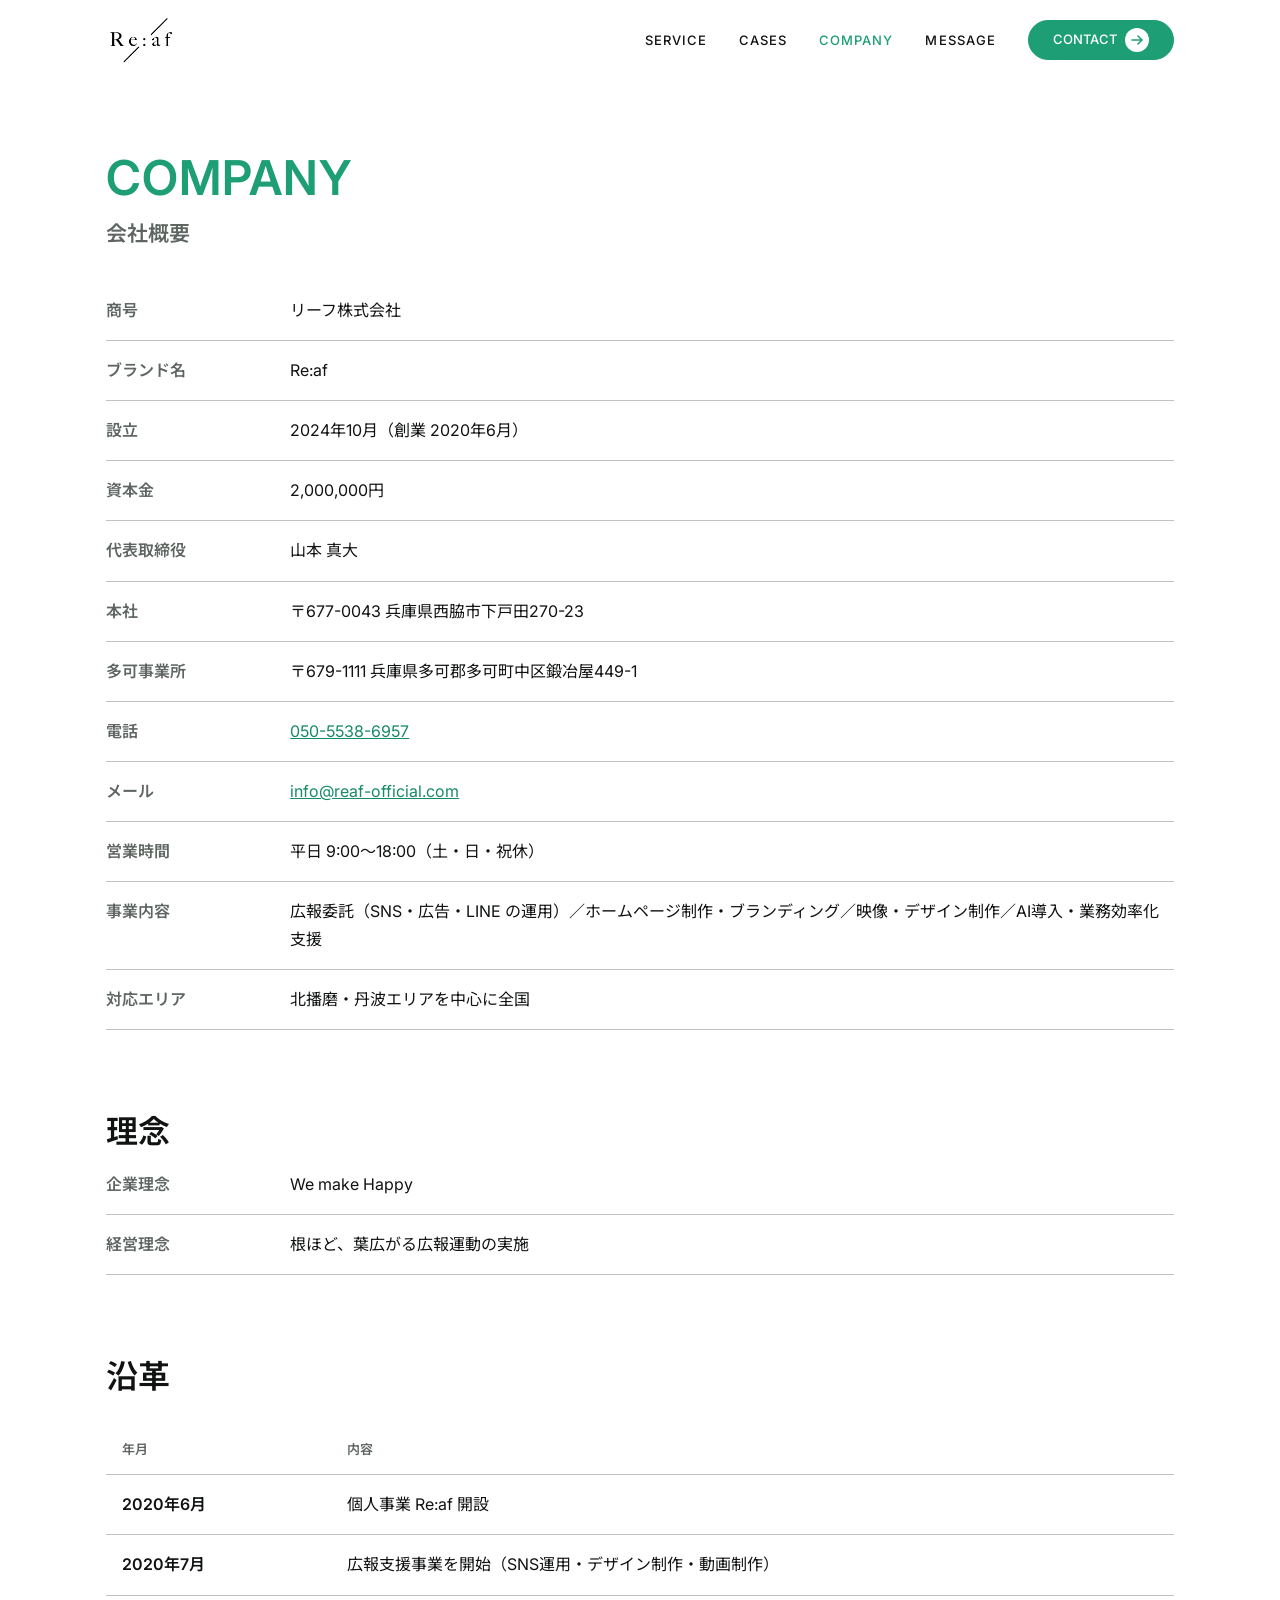
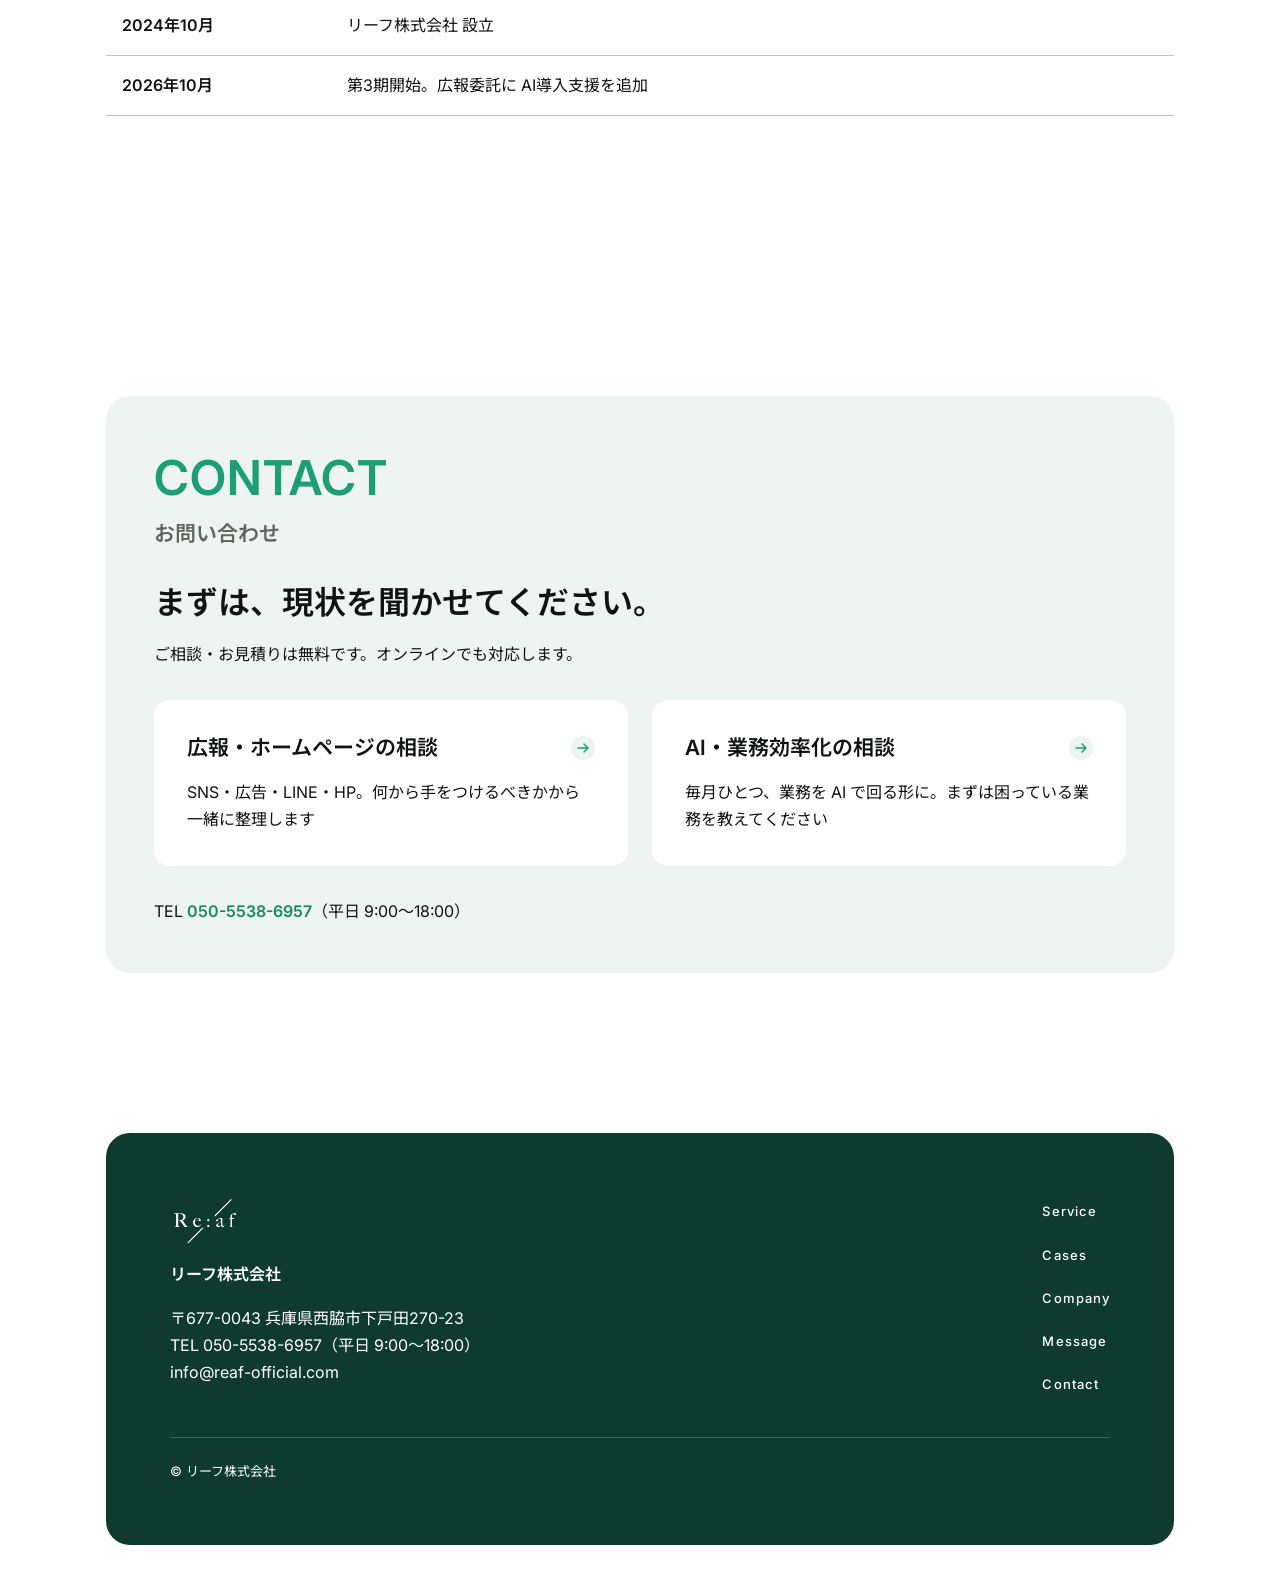
<file: company.html>
<!DOCTYPE html>
<html lang="ja">
<head>
<meta charset="UTF-8">
<meta name="viewport" content="width=device-width, initial-scale=1">
<meta name="robots" content="noindex,nofollow">
<title>会社概要 | リーフ株式会社</title>
<meta name="description" content="リーフ株式会社（ブランド名 Re:af）の会社概要。広報委託（SNS・広告・LINE の運用）／ホームページ制作・ブランディング／映像・デザイン制作／AI導入・業務効率化支援。">
<link rel="preconnect" href="https://fonts.googleapis.com">
<link rel="preconnect" href="https://fonts.gstatic.com" crossorigin>
<link href="https://fonts.googleapis.com/css2?family=Inter:wght@400;500;600;700&family=Noto+Sans+JP:wght@400;500;600;700&display=swap" rel="stylesheet">
<link rel="stylesheet" href="assets/css/style.css">
</head>
<body>
<header class="header" id="header">
  <div class="container header__inner">
    <a class="logo" href="index.html"><img src="assets/img/logo_reaf.png" alt="Re:af リーフ株式会社" width="500" height="500"></a>
    <button class="header__toggle" type="button" aria-controls="nav" aria-expanded="false" aria-label="メニューを開く">
      <svg class="icon-menu" viewBox="0 0 24 24" aria-hidden="true" focusable="false"><path d="M3 6h18M3 12h18M3 18h18" fill="none" stroke="currentColor" stroke-width="1.5" stroke-linecap="round"/></svg>
      <svg class="icon-close" viewBox="0 0 24 24" aria-hidden="true" focusable="false"><path d="M5 5l14 14M19 5L5 19" fill="none" stroke="currentColor" stroke-width="1.5" stroke-linecap="round"/></svg>
    </button>
    <nav class="nav" id="nav" aria-label="グローバルナビゲーション">
      <ul class="nav__list">
        <li><a class="nav__link" href="service.html">SERVICE</a></li>
        <li><a class="nav__link" href="cases.html">CASES</a></li>
        <li><a class="nav__link" href="company.html" aria-current="page">COMPANY</a></li>
        <li><a class="nav__link" href="message.html">MESSAGE</a></li>
        <li><a class="btn btn--primary btn--sm" href="index.html#contact">CONTACT<span class="btn__circle"><svg viewBox="0 0 16 16" aria-hidden="true" focusable="false"><path d="M3 8h10M9 4l4 4-4 4" fill="none" stroke="currentColor" stroke-width="1.5" stroke-linecap="round" stroke-linejoin="round"/></svg></span></a></li>
      </ul>
    </nav>
  </div>
</header>
<main>
<section class="section page-head">
  <div class="container">
    <div class="sec-head">
      <div>
        <h1 class="sec-head__en">COMPANY</h1>
        <p class="sec-head__ja">会社概要</p>
      </div>
    </div>

  </div>
</section>

<section class="section section--flush">
  <div class="container">

    <div class="block block--first">
      <h2 class="visually-hidden">会社概要</h2>
      <dl class="dl">
        <div><dt>商号</dt><dd>リーフ株式会社</dd></div>
        <div><dt>ブランド名</dt><dd>Re:af</dd></div>
        <div><dt>設立</dt><dd>2024年10月（創業 2020年6月）</dd></div>
        <div><dt>資本金</dt><dd>2,000,000円</dd></div>
        <div><dt>代表取締役</dt><dd>山本 真大</dd></div>
        <div><dt>本社</dt><dd>〒677-0043 兵庫県西脇市下戸田270-23</dd></div>
        <div><dt>多可事業所</dt><dd>〒679-1111 兵庫県多可郡多可町中区鍛冶屋449-1</dd></div>
        <div><dt>電話</dt><dd><a href="tel:0505538-6957">050-5538-6957</a></dd></div>
        <div><dt>メール</dt><dd><a href="mailto:info@reaf-official.com">info@reaf-official.com</a></dd></div>
        <div><dt>営業時間</dt><dd>平日 9:00〜18:00（土・日・祝休）</dd></div>
        <div><dt>事業内容</dt><dd>広報委託（SNS・広告・LINE の運用）／ホームページ制作・ブランディング／映像・デザイン制作／AI導入・業務効率化支援</dd></div>
        <div><dt>対応エリア</dt><dd>北播磨・丹波エリアを中心に全国</dd></div>
      </dl>
    </div>

    <div class="block">
      <h2 class="block__title">理念</h2>
      <dl class="dl">
        <div><dt>企業理念</dt><dd>We make Happy</dd></div>
        <div><dt>経営理念</dt><dd>根ほど、葉広がる広報運動の実施</dd></div>
      </dl>
    </div>

    <div class="block">
      <h2 class="block__title">沿革</h2>
      <div class="table-wrap">
        <table class="table">
          <thead><tr><th scope="col">年月</th><th scope="col">内容</th></tr></thead>
          <tbody>
            <tr><th scope="row">2020年6月</th><td>個人事業 Re:af 開設</td></tr>
            <tr><th scope="row">2020年7月</th><td>広報支援事業を開始（SNS運用・デザイン制作・動画制作）</td></tr>
            <tr><th scope="row">2024年10月</th><td>リーフ株式会社 設立</td></tr>
            <tr><th scope="row">2026年10月</th><td>第3期開始。広報委託に AI導入支援を追加</td></tr>
          </tbody>
        </table>
      </div>
    </div>

  </div>
</section>

<section class="section" id="contact">
  <div class="container">
    <div class="contact-box">
    <div class="sec-head">
      <div>
        <h2 class="sec-head__en">CONTACT</h2>
        <p class="sec-head__ja">お問い合わせ</p>
      </div>
    </div>

      <p class="contact__title">まずは、現状を聞かせてください。</p>
      <p class="contact__lead">ご相談・お見積りは無料です。オンラインでも対応します。</p>
      <div class="contact__entries">
        <a class="entry" href="mailto:info@reaf-official.com?subject=%E3%80%90%E5%BA%83%E5%A0%B1%E3%83%BBHP%E3%81%AE%E7%9B%B8%E8%AB%87%E3%80%91">
          <span class="entry__title">広報・ホームページの相談<span class="btn__circle"><svg viewBox="0 0 16 16" aria-hidden="true" focusable="false"><path d="M3 8h10M9 4l4 4-4 4" fill="none" stroke="currentColor" stroke-width="1.5" stroke-linecap="round" stroke-linejoin="round"/></svg></span></span>
          <span>SNS・広告・LINE・HP。何から手をつけるべきかから一緒に整理します</span>
        </a>
        <a class="entry" href="mailto:info@reaf-official.com?subject=%E3%80%90AI%E3%83%BB%E6%A5%AD%E5%8B%99%E5%8A%B9%E7%8E%87%E5%8C%96%E3%81%AE%E7%9B%B8%E8%AB%87%E3%80%91">
          <span class="entry__title">AI・業務効率化の相談<span class="btn__circle"><svg viewBox="0 0 16 16" aria-hidden="true" focusable="false"><path d="M3 8h10M9 4l4 4-4 4" fill="none" stroke="currentColor" stroke-width="1.5" stroke-linecap="round" stroke-linejoin="round"/></svg></span></span>
          <span>毎月ひとつ、業務を AI で回る形に。まずは困っている業務を教えてください</span>
        </a>
      </div>
      <p class="contact__tel">TEL <a href="tel:0505538-6957">050-5538-6957</a>（平日 9:00〜18:00）</p>
    </div>
  </div>
</section>
</main>
<footer class="footer">
  <div class="container">
    <div class="footer__box">
      <div class="footer__grid">
        <div>
          <a class="logo" href="index.html"><img src="assets/img/logo_reaf.png" alt="Re:af リーフ株式会社" width="500" height="500"></a>
          <p class="footer__name">リーフ株式会社</p>
          <address class="footer__addr">
            〒677-0043 兵庫県西脇市下戸田270-23<br>
            TEL <a href="tel:0505538-6957">050-5538-6957</a>（平日 9:00〜18:00）<br>
            <a href="mailto:info@reaf-official.com">info@reaf-official.com</a>
          </address>
        </div>
        <nav class="footer__nav" aria-label="フッターナビゲーション">
          <ul>
            <li><a href="service.html">Service</a></li>
            <li><a href="cases.html">Cases</a></li>
            <li><a href="company.html">Company</a></li>
            <li><a href="message.html">Message</a></li>
            <li><a href="index.html#contact">Contact</a></li>
          </ul>
        </nav>
      </div>
      <p class="footer__copy">© リーフ株式会社</p>
    </div>
  </div>
</footer>
<script src="assets/js/main.js"></script>
</body>
</html>
</file>
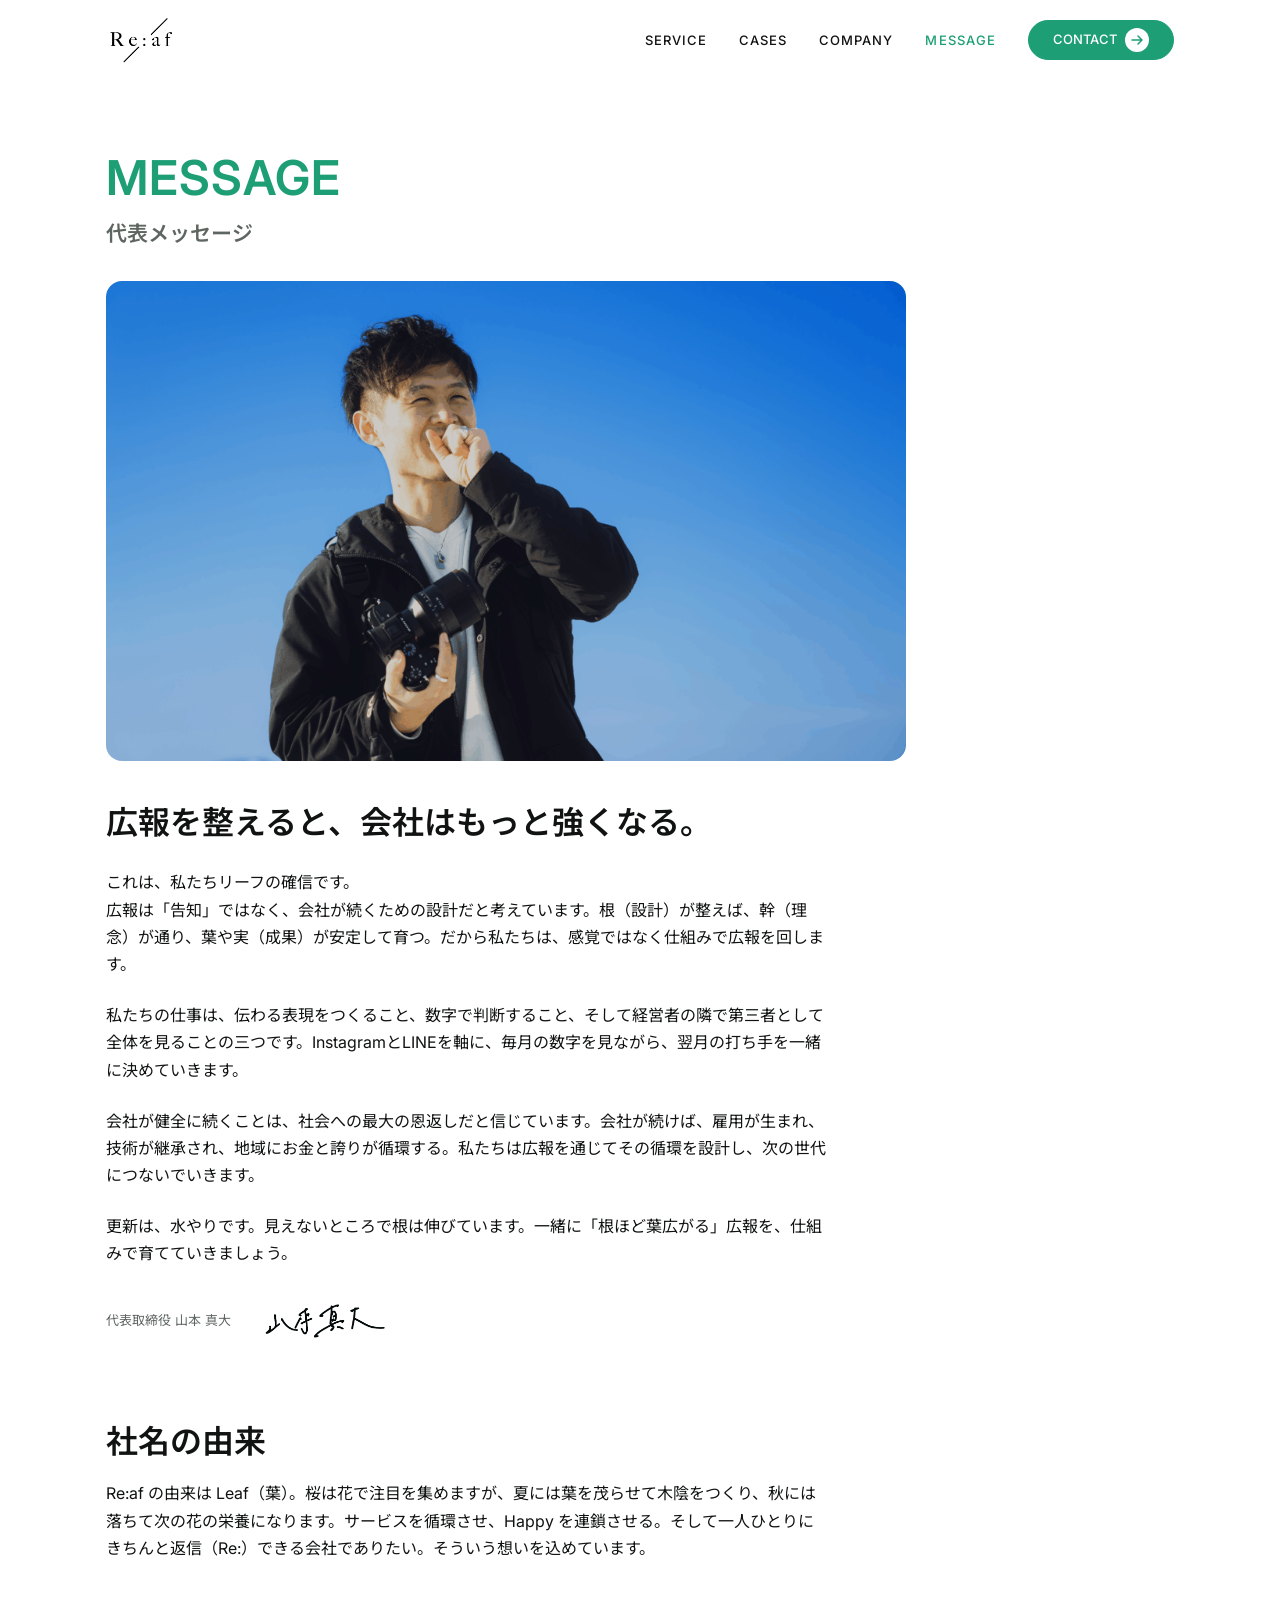
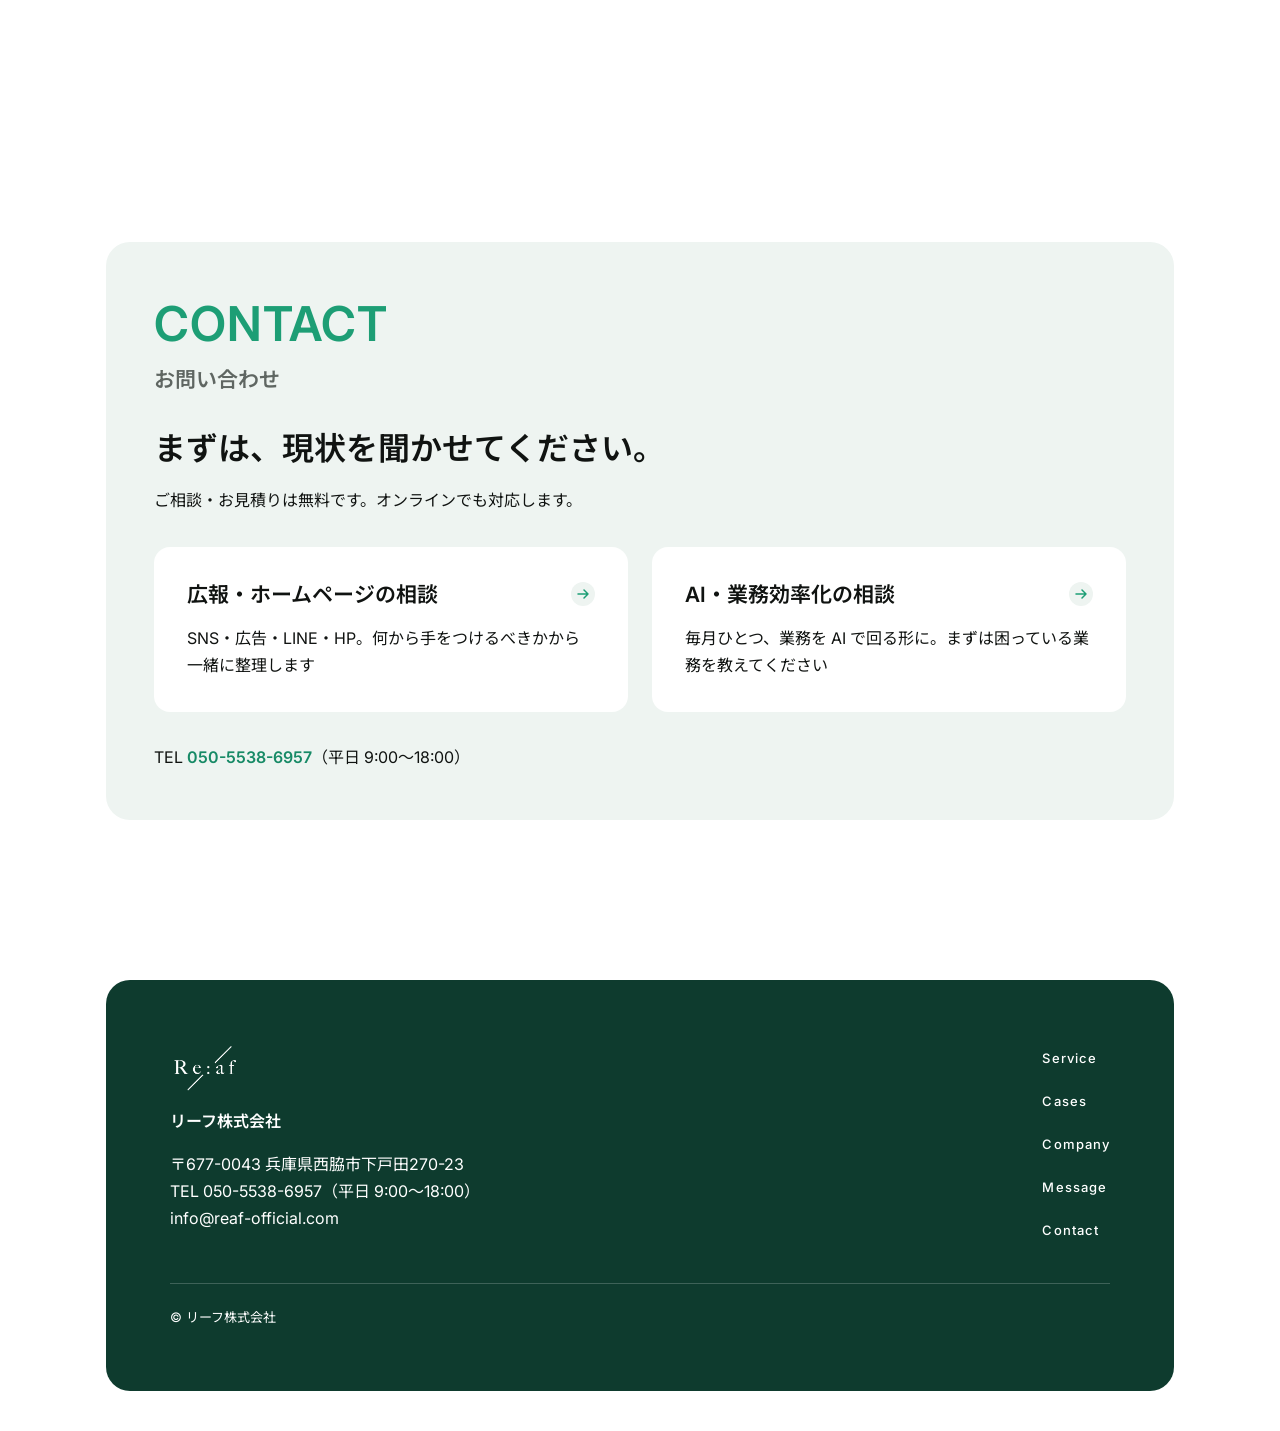
<file: message.html>
<!DOCTYPE html>
<html lang="ja">
<head>
<meta charset="UTF-8">
<meta name="viewport" content="width=device-width, initial-scale=1">
<meta name="robots" content="noindex,nofollow">
<title>代表メッセージ | リーフ株式会社</title>
<meta name="description" content="広報を整えると、会社はもっと強くなる。リーフ株式会社 代表取締役 山本 真大からのメッセージ。">
<link rel="preconnect" href="https://fonts.googleapis.com">
<link rel="preconnect" href="https://fonts.gstatic.com" crossorigin>
<link href="https://fonts.googleapis.com/css2?family=Inter:wght@400;500;600;700&family=Noto+Sans+JP:wght@400;500;600;700&display=swap" rel="stylesheet">
<link rel="stylesheet" href="assets/css/style.css">
</head>
<body>
<header class="header" id="header">
  <div class="container header__inner">
    <a class="logo" href="index.html"><img src="assets/img/logo_reaf.png" alt="Re:af リーフ株式会社" width="500" height="500"></a>
    <button class="header__toggle" type="button" aria-controls="nav" aria-expanded="false" aria-label="メニューを開く">
      <svg class="icon-menu" viewBox="0 0 24 24" aria-hidden="true" focusable="false"><path d="M3 6h18M3 12h18M3 18h18" fill="none" stroke="currentColor" stroke-width="1.5" stroke-linecap="round"/></svg>
      <svg class="icon-close" viewBox="0 0 24 24" aria-hidden="true" focusable="false"><path d="M5 5l14 14M19 5L5 19" fill="none" stroke="currentColor" stroke-width="1.5" stroke-linecap="round"/></svg>
    </button>
    <nav class="nav" id="nav" aria-label="グローバルナビゲーション">
      <ul class="nav__list">
        <li><a class="nav__link" href="service.html">SERVICE</a></li>
        <li><a class="nav__link" href="cases.html">CASES</a></li>
        <li><a class="nav__link" href="company.html">COMPANY</a></li>
        <li><a class="nav__link" href="message.html" aria-current="page">MESSAGE</a></li>
        <li><a class="btn btn--primary btn--sm" href="index.html#contact">CONTACT<span class="btn__circle"><svg viewBox="0 0 16 16" aria-hidden="true" focusable="false"><path d="M3 8h10M9 4l4 4-4 4" fill="none" stroke="currentColor" stroke-width="1.5" stroke-linecap="round" stroke-linejoin="round"/></svg></span></a></li>
      </ul>
    </nav>
  </div>
</header>
<main>
<section class="section page-head">
  <div class="container">
    <div class="sec-head">
      <div>
        <h1 class="sec-head__en">MESSAGE</h1>
        <p class="sec-head__ja">代表メッセージ</p>
      </div>
    </div>

  </div>
</section>

<section class="section section--flush">
  <div class="container">
    <div class="photo photo--wide"><img src="assets/img/ceo_photo.png" alt="代表取締役 山本 真大" width="1024" height="683"></div>
    <h2 class="message-page__title">広報を整えると、会社はもっと強くなる。</h2>
    <div class="prose message-page__body">
      <p>これは、私たちリーフの確信です。<br>広報は「告知」ではなく、会社が続くための設計だと考えています。根（設計）が整えば、幹（理念）が通り、葉や実（成果）が安定して育つ。だから私たちは、感覚ではなく仕組みで広報を回します。</p>
      <p>私たちの仕事は、伝わる表現をつくること、数字で判断すること、そして経営者の隣で第三者として全体を見ることの三つです。InstagramとLINEを軸に、毎月の数字を見ながら、翌月の打ち手を一緒に決めていきます。</p>
      <p>会社が健全に続くことは、社会への最大の恩返しだと信じています。会社が続けば、雇用が生まれ、技術が継承され、地域にお金と誇りが循環する。私たちは広報を通じてその循環を設計し、次の世代につないでいきます。</p>
      <p>更新は、水やりです。見えないところで根は伸びています。一緒に「根ほど葉広がる」広報を、仕組みで育てていきましょう。</p>
    </div>
    <div class="sign">
      <p class="sign__role">代表取締役 山本 真大</p>
      <img src="assets/img/ceo_sign.png" alt="山本 真大のサイン" width="552" height="158">
    </div>

    <div class="block">
      <h2 class="block__title">社名の由来</h2>
      <div class="prose">
        <p class="block__lead">Re:af の由来は Leaf（葉）。桜は花で注目を集めますが、夏には葉を茂らせて木陰をつくり、秋には落ちて次の花の栄養になります。サービスを循環させ、Happy を連鎖させる。そして一人ひとりにきちんと返信（Re:）できる会社でありたい。そういう想いを込めています。</p>
      </div>
    </div>
  </div>
</section>

<section class="section" id="contact">
  <div class="container">
    <div class="contact-box">
    <div class="sec-head">
      <div>
        <h2 class="sec-head__en">CONTACT</h2>
        <p class="sec-head__ja">お問い合わせ</p>
      </div>
    </div>

      <p class="contact__title">まずは、現状を聞かせてください。</p>
      <p class="contact__lead">ご相談・お見積りは無料です。オンラインでも対応します。</p>
      <div class="contact__entries">
        <a class="entry" href="mailto:info@reaf-official.com?subject=%E3%80%90%E5%BA%83%E5%A0%B1%E3%83%BBHP%E3%81%AE%E7%9B%B8%E8%AB%87%E3%80%91">
          <span class="entry__title">広報・ホームページの相談<span class="btn__circle"><svg viewBox="0 0 16 16" aria-hidden="true" focusable="false"><path d="M3 8h10M9 4l4 4-4 4" fill="none" stroke="currentColor" stroke-width="1.5" stroke-linecap="round" stroke-linejoin="round"/></svg></span></span>
          <span>SNS・広告・LINE・HP。何から手をつけるべきかから一緒に整理します</span>
        </a>
        <a class="entry" href="mailto:info@reaf-official.com?subject=%E3%80%90AI%E3%83%BB%E6%A5%AD%E5%8B%99%E5%8A%B9%E7%8E%87%E5%8C%96%E3%81%AE%E7%9B%B8%E8%AB%87%E3%80%91">
          <span class="entry__title">AI・業務効率化の相談<span class="btn__circle"><svg viewBox="0 0 16 16" aria-hidden="true" focusable="false"><path d="M3 8h10M9 4l4 4-4 4" fill="none" stroke="currentColor" stroke-width="1.5" stroke-linecap="round" stroke-linejoin="round"/></svg></span></span>
          <span>毎月ひとつ、業務を AI で回る形に。まずは困っている業務を教えてください</span>
        </a>
      </div>
      <p class="contact__tel">TEL <a href="tel:0505538-6957">050-5538-6957</a>（平日 9:00〜18:00）</p>
    </div>
  </div>
</section>
</main>
<footer class="footer">
  <div class="container">
    <div class="footer__box">
      <div class="footer__grid">
        <div>
          <a class="logo" href="index.html"><img src="assets/img/logo_reaf.png" alt="Re:af リーフ株式会社" width="500" height="500"></a>
          <p class="footer__name">リーフ株式会社</p>
          <address class="footer__addr">
            〒677-0043 兵庫県西脇市下戸田270-23<br>
            TEL <a href="tel:0505538-6957">050-5538-6957</a>（平日 9:00〜18:00）<br>
            <a href="mailto:info@reaf-official.com">info@reaf-official.com</a>
          </address>
        </div>
        <nav class="footer__nav" aria-label="フッターナビゲーション">
          <ul>
            <li><a href="service.html">Service</a></li>
            <li><a href="cases.html">Cases</a></li>
            <li><a href="company.html">Company</a></li>
            <li><a href="message.html">Message</a></li>
            <li><a href="index.html#contact">Contact</a></li>
          </ul>
        </nav>
      </div>
      <p class="footer__copy">© リーフ株式会社</p>
    </div>
  </div>
</footer>
<script src="assets/js/main.js"></script>
</body>
</html>
</file>
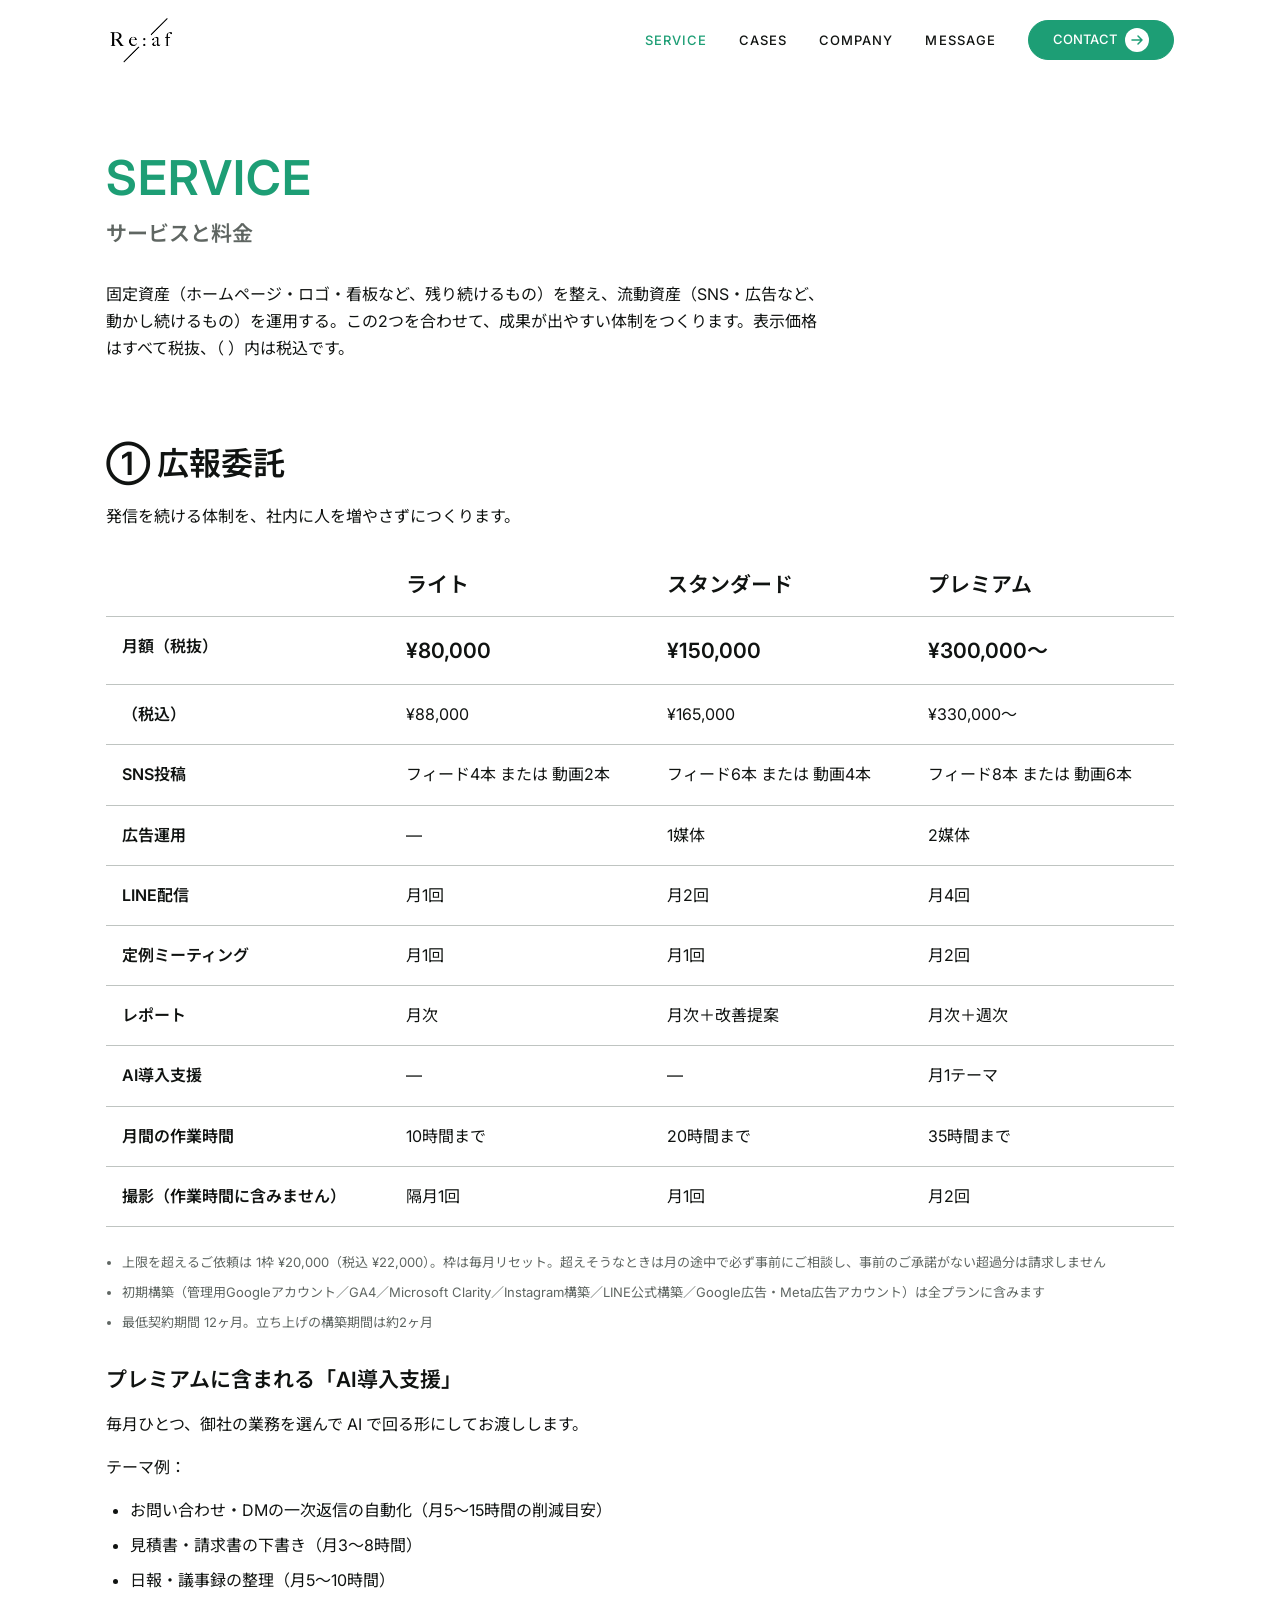
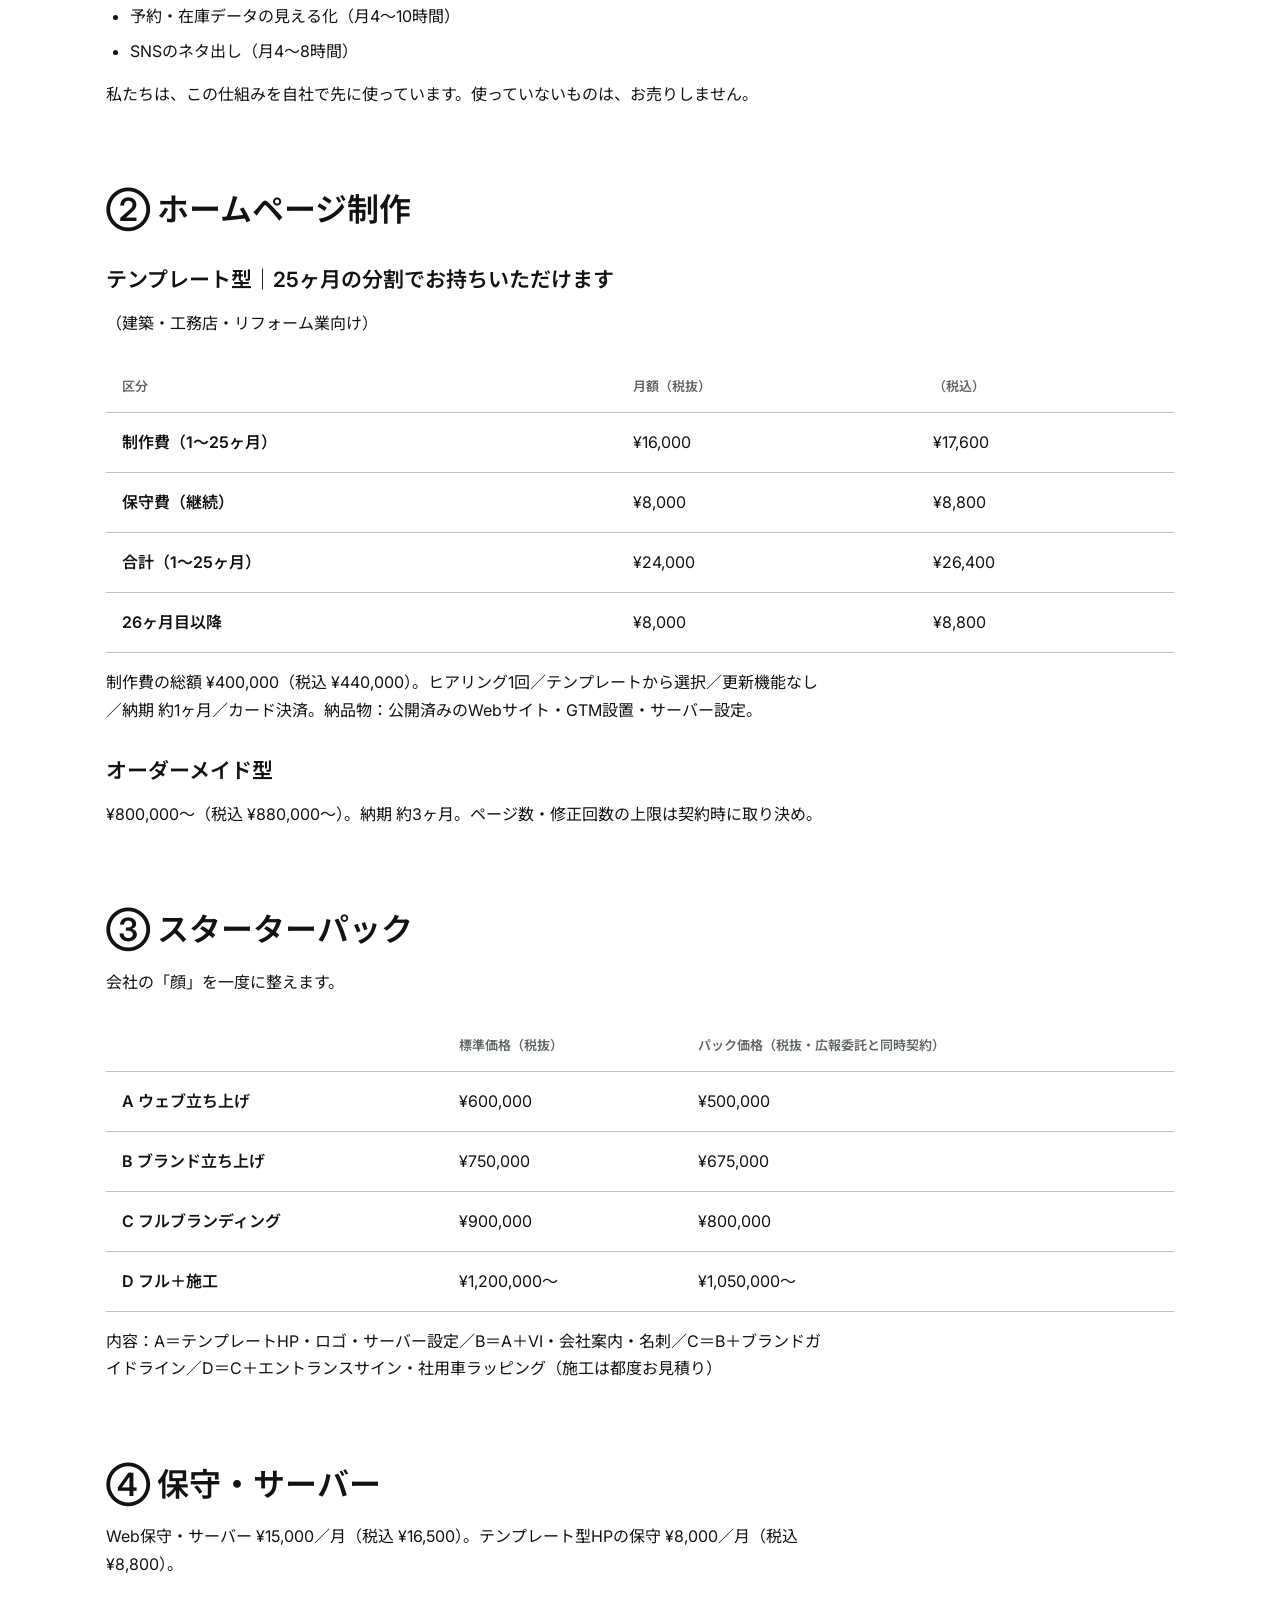
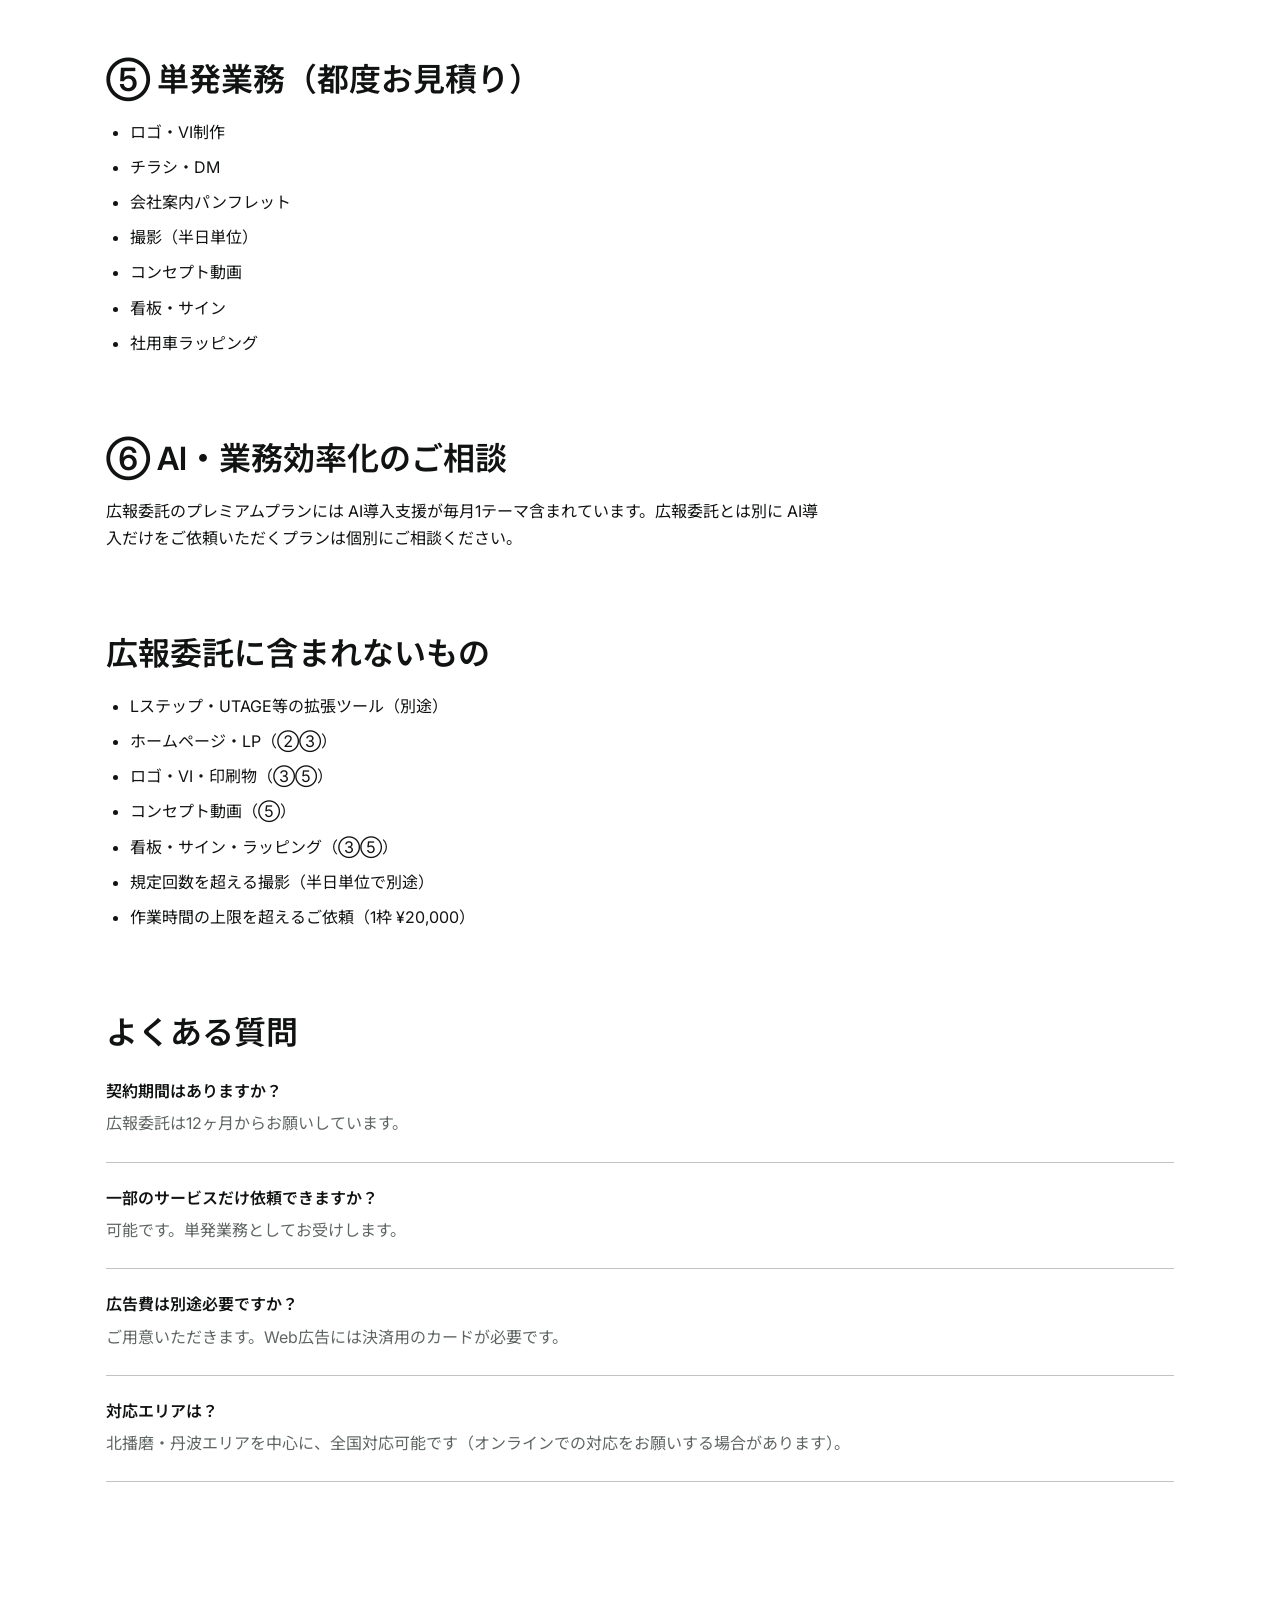
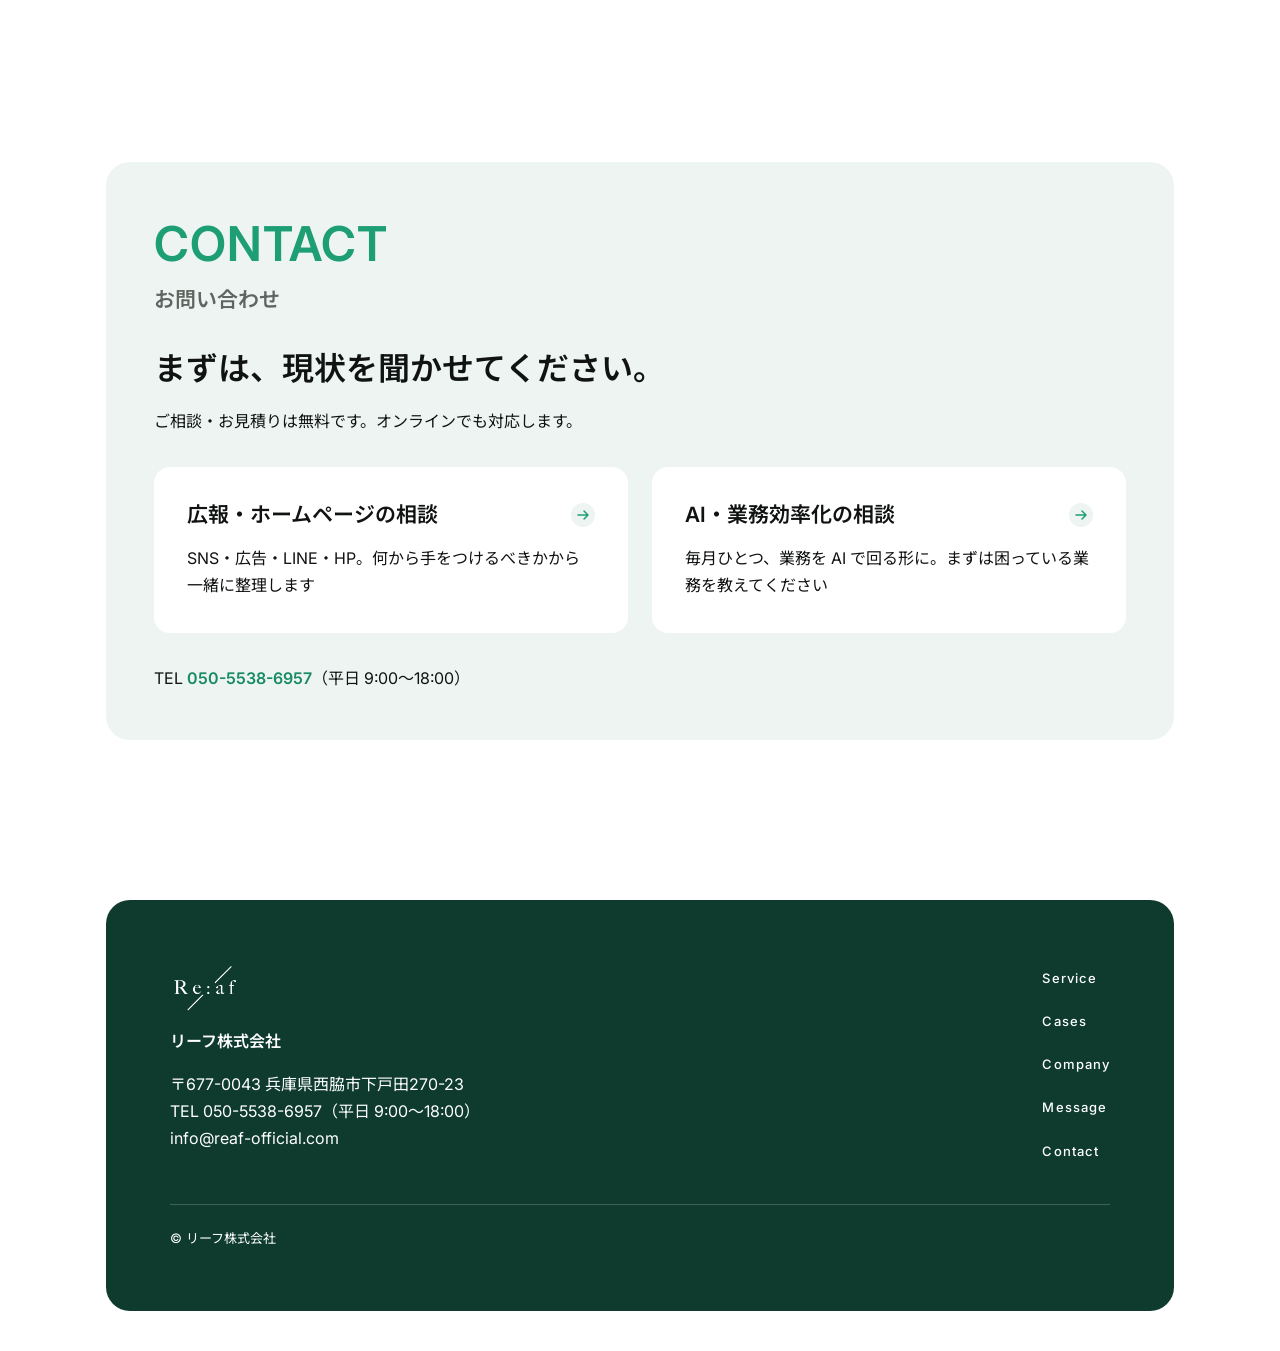
<file: service.html>
<!DOCTYPE html>
<html lang="ja">
<head>
<meta charset="UTF-8">
<meta name="viewport" content="width=device-width, initial-scale=1">
<meta name="robots" content="noindex,nofollow">
<title>サービス | リーフ株式会社</title>
<meta name="description" content="固定資産（ホームページ・ロゴ・看板など、残り続けるもの）を整え、流動資産（SNS・広告など、動かし続けるもの）を運用する。この2つを合わせて、成果が出やすい体制をつくります。">
<link rel="preconnect" href="https://fonts.googleapis.com">
<link rel="preconnect" href="https://fonts.gstatic.com" crossorigin>
<link href="https://fonts.googleapis.com/css2?family=Inter:wght@400;500;600;700&family=Noto+Sans+JP:wght@400;500;600;700&display=swap" rel="stylesheet">
<link rel="stylesheet" href="assets/css/style.css">
</head>
<body>
<header class="header" id="header">
  <div class="container header__inner">
    <a class="logo" href="index.html"><img src="assets/img/logo_reaf.png" alt="Re:af リーフ株式会社" width="500" height="500"></a>
    <button class="header__toggle" type="button" aria-controls="nav" aria-expanded="false" aria-label="メニューを開く">
      <svg class="icon-menu" viewBox="0 0 24 24" aria-hidden="true" focusable="false"><path d="M3 6h18M3 12h18M3 18h18" fill="none" stroke="currentColor" stroke-width="1.5" stroke-linecap="round"/></svg>
      <svg class="icon-close" viewBox="0 0 24 24" aria-hidden="true" focusable="false"><path d="M5 5l14 14M19 5L5 19" fill="none" stroke="currentColor" stroke-width="1.5" stroke-linecap="round"/></svg>
    </button>
    <nav class="nav" id="nav" aria-label="グローバルナビゲーション">
      <ul class="nav__list">
        <li><a class="nav__link" href="service.html" aria-current="page">SERVICE</a></li>
        <li><a class="nav__link" href="cases.html">CASES</a></li>
        <li><a class="nav__link" href="company.html">COMPANY</a></li>
        <li><a class="nav__link" href="message.html">MESSAGE</a></li>
        <li><a class="btn btn--primary btn--sm" href="index.html#contact">CONTACT<span class="btn__circle"><svg viewBox="0 0 16 16" aria-hidden="true" focusable="false"><path d="M3 8h10M9 4l4 4-4 4" fill="none" stroke="currentColor" stroke-width="1.5" stroke-linecap="round" stroke-linejoin="round"/></svg></span></a></li>
      </ul>
    </nav>
  </div>
</header>
<main>
<section class="section page-head">
  <div class="container">
    <div class="sec-head">
      <div>
        <h1 class="sec-head__en">SERVICE</h1>
        <p class="sec-head__ja">サービスと料金</p>
      </div>
    </div>

    <p class="lead">固定資産（ホームページ・ロゴ・看板など、残り続けるもの）を整え、流動資産（SNS・広告など、動かし続けるもの）を運用する。この2つを合わせて、成果が出やすい体制をつくります。表示価格はすべて税抜、（ ）内は税込です。</p>
  </div>
</section>

<section class="section section--flush">
  <div class="container">

    <div class="block" id="koho">
      <h2 class="block__title">① 広報委託</h2>
      <p class="block__lead">発信を続ける体制を、社内に人を増やさずにつくります。</p>
      <div class="table-wrap">
        <table class="table table--plans">
          <thead>
            <tr><th scope="col"><span class="visually-hidden">項目</span></th><th scope="col">ライト</th><th scope="col">スタンダード</th><th scope="col">プレミアム</th></tr>
          </thead>
          <tbody>
            <tr><th scope="row">月額（税抜）</th><td class="price">¥80,000</td><td class="price">¥150,000</td><td class="price">¥300,000〜</td></tr>
            <tr><th scope="row">（税込）</th><td>¥88,000</td><td>¥165,000</td><td>¥330,000〜</td></tr>
            <tr><th scope="row">SNS投稿</th><td>フィード4本 または 動画2本</td><td>フィード6本 または 動画4本</td><td>フィード8本 または 動画6本</td></tr>
            <tr><th scope="row">広告運用</th><td>—</td><td>1媒体</td><td>2媒体</td></tr>
            <tr><th scope="row">LINE配信</th><td>月1回</td><td>月2回</td><td>月4回</td></tr>
            <tr><th scope="row">定例ミーティング</th><td>月1回</td><td>月1回</td><td>月2回</td></tr>
            <tr><th scope="row">レポート</th><td>月次</td><td>月次＋改善提案</td><td>月次＋週次</td></tr>
            <tr><th scope="row">AI導入支援</th><td>—</td><td>—</td><td>月1テーマ</td></tr>
            <tr><th scope="row">月間の作業時間</th><td>10時間まで</td><td>20時間まで</td><td>35時間まで</td></tr>
            <tr><th scope="row">撮影（作業時間に含みません）</th><td>隔月1回</td><td>月1回</td><td>月2回</td></tr>
          </tbody>
        </table>
      </div>
      <ul class="notes">
        <li>上限を超えるご依頼は 1枠 ¥20,000（税込 ¥22,000）。枠は毎月リセット。超えそうなときは月の途中で必ず事前にご相談し、事前のご承諾がない超過分は請求しません</li>
        <li>初期構築（管理用Googleアカウント／GA4／Microsoft Clarity／Instagram構築／LINE公式構築／Google広告・Meta広告アカウント）は全プランに含みます</li>
        <li>最低契約期間 12ヶ月。立ち上げの構築期間は約2ヶ月</li>
      </ul>

      <h3 class="block__sub">プレミアムに含まれる「AI導入支援」</h3>
      <div class="prose">
        <p class="block__lead">毎月ひとつ、御社の業務を選んで AI で回る形にしてお渡しします。</p>
      </div>
      <p class="block__lead">テーマ例：</p>
      <ul class="list list--mt">
        <li>お問い合わせ・DMの一次返信の自動化（月5〜15時間の削減目安）</li>
        <li>見積書・請求書の下書き（月3〜8時間）</li>
        <li>日報・議事録の整理（月5〜10時間）</li>
        <li>予約・在庫データの見える化（月4〜10時間）</li>
        <li>SNSのネタ出し（月4〜8時間）</li>
      </ul>
      <p class="block__lead">私たちは、この仕組みを自社で先に使っています。使っていないものは、お売りしません。</p>
    </div>

    <div class="block" id="web">
      <h2 class="block__title">② ホームページ制作</h2>
      <h3 class="block__sub">テンプレート型｜25ヶ月の分割でお持ちいただけます</h3>
      <p class="block__lead">（建築・工務店・リフォーム業向け）</p>
      <div class="table-wrap">
        <table class="table">
          <thead>
            <tr><th scope="col">区分</th><th scope="col">月額（税抜）</th><th scope="col">（税込）</th></tr>
          </thead>
          <tbody>
            <tr><th scope="row">制作費（1〜25ヶ月）</th><td>¥16,000</td><td>¥17,600</td></tr>
            <tr><th scope="row">保守費（継続）</th><td>¥8,000</td><td>¥8,800</td></tr>
            <tr><th scope="row">合計（1〜25ヶ月）</th><td>¥24,000</td><td>¥26,400</td></tr>
            <tr><th scope="row">26ヶ月目以降</th><td>¥8,000</td><td>¥8,800</td></tr>
          </tbody>
        </table>
      </div>
      <p class="block__lead">制作費の総額 ¥400,000（税込 ¥440,000）。ヒアリング1回／テンプレートから選択／更新機能なし／納期 約1ヶ月／カード決済。納品物：公開済みのWebサイト・GTM設置・サーバー設定。</p>
      <h3 class="block__sub">オーダーメイド型</h3>
      <p class="block__lead">¥800,000〜（税込 ¥880,000〜）。納期 約3ヶ月。ページ数・修正回数の上限は契約時に取り決め。</p>
    </div>

    <div class="block" id="starter">
      <h2 class="block__title">③ スターターパック</h2>
      <p class="block__lead">会社の「顔」を一度に整えます。</p>
      <div class="table-wrap">
        <table class="table">
          <thead>
            <tr><th scope="col"><span class="visually-hidden">パック</span></th><th scope="col">標準価格（税抜）</th><th scope="col">パック価格（税抜・広報委託と同時契約）</th></tr>
          </thead>
          <tbody>
            <tr><th scope="row">A ウェブ立ち上げ</th><td>¥600,000</td><td>¥500,000</td></tr>
            <tr><th scope="row">B ブランド立ち上げ</th><td>¥750,000</td><td>¥675,000</td></tr>
            <tr><th scope="row">C フルブランディング</th><td>¥900,000</td><td>¥800,000</td></tr>
            <tr><th scope="row">D フル＋施工</th><td>¥1,200,000〜</td><td>¥1,050,000〜</td></tr>
          </tbody>
        </table>
      </div>
      <p class="block__lead">内容：A＝テンプレートHP・ロゴ・サーバー設定／B＝A＋VI・会社案内・名刺／C＝B＋ブランドガイドライン／D＝C＋エントランスサイン・社用車ラッピング（施工は都度お見積り）</p>
    </div>

    <div class="block" id="hosting">
      <h2 class="block__title">④ 保守・サーバー</h2>
      <p class="block__lead">Web保守・サーバー ¥15,000／月（税込 ¥16,500）。テンプレート型HPの保守 ¥8,000／月（税込 ¥8,800）。</p>
    </div>

    <div class="block" id="spot">
      <h2 class="block__title">⑤ 単発業務（都度お見積り）</h2>
      <ul class="list list--mt">
        <li>ロゴ・VI制作</li>
        <li>チラシ・DM</li>
        <li>会社案内パンフレット</li>
        <li>撮影（半日単位）</li>
        <li>コンセプト動画</li>
        <li>看板・サイン</li>
        <li>社用車ラッピング</li>
      </ul>
    </div>

    <div class="block" id="ai">
      <h2 class="block__title">⑥ AI・業務効率化のご相談</h2>
      <p class="block__lead">広報委託のプレミアムプランには AI導入支援が毎月1テーマ含まれています。広報委託とは別に AI導入だけをご依頼いただくプランは個別にご相談ください。</p>
    </div>

    <div class="block" id="excluded">
      <h2 class="block__title">広報委託に含まれないもの</h2>
      <ul class="list list--mt">
        <li>Lステップ・UTAGE等の拡張ツール（別途）</li>
        <li>ホームページ・LP（②③）</li>
        <li>ロゴ・VI・印刷物（③⑤）</li>
        <li>コンセプト動画（⑤）</li>
        <li>看板・サイン・ラッピング（③⑤）</li>
        <li>規定回数を超える撮影（半日単位で別途）</li>
        <li>作業時間の上限を超えるご依頼（1枠 ¥20,000）</li>
      </ul>
    </div>

    <div class="block" id="faq">
      <h2 class="block__title">よくある質問</h2>
      <dl class="faq">
        <div><dt>契約期間はありますか？</dt><dd>広報委託は12ヶ月からお願いしています。</dd></div>
        <div><dt>一部のサービスだけ依頼できますか？</dt><dd>可能です。単発業務としてお受けします。</dd></div>
        <div><dt>広告費は別途必要ですか？</dt><dd>ご用意いただきます。Web広告には決済用のカードが必要です。</dd></div>
        <div><dt>対応エリアは？</dt><dd>北播磨・丹波エリアを中心に、全国対応可能です（オンラインでの対応をお願いする場合があります）。</dd></div>
      </dl>
    </div>

  </div>
</section>

<section class="section" id="contact">
  <div class="container">
    <div class="contact-box">
    <div class="sec-head">
      <div>
        <h2 class="sec-head__en">CONTACT</h2>
        <p class="sec-head__ja">お問い合わせ</p>
      </div>
    </div>

      <p class="contact__title">まずは、現状を聞かせてください。</p>
      <p class="contact__lead">ご相談・お見積りは無料です。オンラインでも対応します。</p>
      <div class="contact__entries">
        <a class="entry" href="mailto:info@reaf-official.com?subject=%E3%80%90%E5%BA%83%E5%A0%B1%E3%83%BBHP%E3%81%AE%E7%9B%B8%E8%AB%87%E3%80%91">
          <span class="entry__title">広報・ホームページの相談<span class="btn__circle"><svg viewBox="0 0 16 16" aria-hidden="true" focusable="false"><path d="M3 8h10M9 4l4 4-4 4" fill="none" stroke="currentColor" stroke-width="1.5" stroke-linecap="round" stroke-linejoin="round"/></svg></span></span>
          <span>SNS・広告・LINE・HP。何から手をつけるべきかから一緒に整理します</span>
        </a>
        <a class="entry" href="mailto:info@reaf-official.com?subject=%E3%80%90AI%E3%83%BB%E6%A5%AD%E5%8B%99%E5%8A%B9%E7%8E%87%E5%8C%96%E3%81%AE%E7%9B%B8%E8%AB%87%E3%80%91">
          <span class="entry__title">AI・業務効率化の相談<span class="btn__circle"><svg viewBox="0 0 16 16" aria-hidden="true" focusable="false"><path d="M3 8h10M9 4l4 4-4 4" fill="none" stroke="currentColor" stroke-width="1.5" stroke-linecap="round" stroke-linejoin="round"/></svg></span></span>
          <span>毎月ひとつ、業務を AI で回る形に。まずは困っている業務を教えてください</span>
        </a>
      </div>
      <p class="contact__tel">TEL <a href="tel:0505538-6957">050-5538-6957</a>（平日 9:00〜18:00）</p>
    </div>
  </div>
</section>
</main>
<footer class="footer">
  <div class="container">
    <div class="footer__box">
      <div class="footer__grid">
        <div>
          <a class="logo" href="index.html"><img src="assets/img/logo_reaf.png" alt="Re:af リーフ株式会社" width="500" height="500"></a>
          <p class="footer__name">リーフ株式会社</p>
          <address class="footer__addr">
            〒677-0043 兵庫県西脇市下戸田270-23<br>
            TEL <a href="tel:0505538-6957">050-5538-6957</a>（平日 9:00〜18:00）<br>
            <a href="mailto:info@reaf-official.com">info@reaf-official.com</a>
          </address>
        </div>
        <nav class="footer__nav" aria-label="フッターナビゲーション">
          <ul>
            <li><a href="service.html">Service</a></li>
            <li><a href="cases.html">Cases</a></li>
            <li><a href="company.html">Company</a></li>
            <li><a href="message.html">Message</a></li>
            <li><a href="index.html#contact">Contact</a></li>
          </ul>
        </nav>
      </div>
      <p class="footer__copy">© リーフ株式会社</p>
    </div>
  </div>
</footer>
<script src="assets/js/main.js"></script>
</body>
</html>
</file>
<file: assets/css/style.css>
/* =====================================================================
   Re:af corporate site — style.css
   数値の正：02_デザインルール/20261008_HPデザインルール_v1.md
   ビルド不要。トークンはすべて :root の CSS 変数で定義する。
   ===================================================================== */

/* ---------- 1. トークン ---------- */
:root {
  /* 色（緑系3色＋グレー3段階） */
  --c-bg: #FFFFFF;
  --c-text: #101311;
  --c-accent: #1D9E75;
  --c-link: #178A66;
  --c-dark: #0E3B2E;
  --c-light: #EEF4F1;
  --c-gray1: #5F6662;
  --c-gray2: #959C98;
  --c-gray3: #BFC4C1;

  /* 文字サイズ（11段階） */
  --fs-11: 11px;
  --fs-13: 13px;
  --fs-16: 16px;
  --fs-18: 18px;
  --fs-21: 21px;
  --fs-32: 32px;
  --fs-38: 38px;
  --fs-48: 48px;
  --fs-64: 64px;
  --fs-96: 96px;
  --fs-128: 128px;

  /* 行間（4種類） */
  --lh-num: 1.0;
  --lh-hero: 1.1;
  --lh-head: 1.4;
  --lh-body: 1.7;

  /* 余白（8の倍数） */
  --sp-8: 8px;
  --sp-16: 16px;
  --sp-24: 24px;
  --sp-32: 32px;
  --sp-40: 40px;
  --sp-64: 64px;
  --sp-80: 80px;
  --sp-120: 120px;
  --sp-160: 160px;

  /* 角丸（4種類） */
  --r-pill: 9999px;
  --r-24: 24px;
  --r-16: 16px;
  --r-8: 8px;

  /* 動き */
  --t-color: 0.2s ease;
  --t-move: 0.3s ease;

  /* 部品の固定寸法 */
  --btn-h: 56px;
  --btn-circle: 24px;
  --line: 1px;
  --content-max: 1280px;

  /* レスポンシブ値（スマホ基準） */
  --header-h: 64px;
  --gutter: var(--sp-24);
  --sec-top: var(--sp-64);
  --sec-bottom: var(--sp-80);
  --head-gap: var(--sp-32);
  --card-gap: var(--sp-16);
  --block-gap: var(--sp-64);
  --card-pad: var(--sp-24);
  --box-pad: var(--sp-32);

  --fs-hero: 36px;
  --fs-sub: var(--fs-16);
  --fs-sec-en: var(--fs-32);
  --fs-sec-ja: var(--fs-13);
  --fs-concept: var(--fs-21);
  --fs-fact: var(--fs-48);
  --fs-card: var(--fs-18);
  --fs-title: var(--fs-21);
  --fs-btn: var(--fs-13);
  --fs-nav: var(--fs-13);
  --fs-note: var(--fs-11);
}

@media (min-width: 768px) {
  :root {
    --header-h: 80px;
    --gutter: var(--sp-40);
    --sec-top: var(--sp-80);
    --sec-bottom: var(--sp-120);
    --head-gap: var(--sp-40);
    --card-gap: var(--sp-24);
    --card-pad: var(--sp-32);
    --box-pad: 48px;

    --fs-hero: 56px;
    --fs-sub: var(--fs-18);
    --fs-sec-en: var(--fs-48);
    --fs-sec-ja: var(--fs-21);
    --fs-concept: var(--fs-32);
    --fs-fact: var(--fs-64);
    --fs-card: var(--fs-21);
    --fs-title: var(--fs-32);
    --fs-note: var(--fs-13);
  }
}

@media (min-width: 1280px) {
  :root {
    --gutter: clamp(80px, 8.3vw, 160px);
    --sec-top: var(--sp-120);
    --sec-bottom: var(--sp-160);
    --head-gap: var(--sp-64);
    --block-gap: var(--sp-80);

    --fs-hero: 80px;
    --fs-concept: var(--fs-38);
    --fs-btn: var(--fs-16);
  }
}

/* ---------- 2. リセット・基本 ---------- */
*,
*::before,
*::after {
  box-sizing: border-box;
}

html {
  scroll-behavior: smooth;
  -webkit-text-size-adjust: 100%;
}

body {
  margin: 0;
  font-family: "Inter", "Noto Sans JP", system-ui, sans-serif;
  font-size: var(--fs-16);
  font-weight: 400;
  line-height: var(--lh-body);
  color: var(--c-text);
  background: var(--c-bg);
  -webkit-font-smoothing: antialiased;
  overflow-x: clip;
}

h1, h2, h3, h4, p, ul, ol, dl, dd, figure, blockquote, table {
  margin: 0;
}

ul, ol {
  padding: 0;
  list-style: none;
}

img, svg {
  display: block;
  max-width: 100%;
  height: auto;
}

a {
  color: var(--c-link);
  transition: color var(--t-color);
}

a:focus-visible,
button:focus-visible {
  outline: 2px solid var(--c-accent);
  outline-offset: 2px;
}

button {
  font: inherit;
  color: inherit;
  background: none;
  border: 0;
  padding: 0;
  cursor: pointer;
}

strong {
  font-weight: 600;
}

address {
  font-style: normal;
}

.container {
  box-sizing: content-box;
  max-width: var(--content-max);
  margin: 0 auto;
  padding: 0 var(--gutter);
}

.u-sp-only {
  display: inline;
}

@media (min-width: 768px) {
  .u-sp-only {
    display: none;
  }
}

.visually-hidden {
  position: absolute;
  width: 1px;
  height: 1px;
  overflow: hidden;
  clip: rect(0 0 0 0);
  white-space: nowrap;
}

/* ---------- 3. ヘッダー ---------- */
.header {
  position: fixed;
  top: 0;
  left: 0;
  right: 0;
  z-index: 100;
  height: var(--header-h);
  background: transparent;
  border-bottom: var(--line) solid transparent;
  transition: background-color var(--t-color), border-color var(--t-color);
}

.header.is-scrolled,
.header.is-open {
  background: rgba(255, 255, 255, 0.9);
  border-bottom-color: var(--c-gray3);
  -webkit-backdrop-filter: blur(8px);
  backdrop-filter: blur(8px);
}

.header__inner {
  display: flex;
  align-items: center;
  justify-content: space-between;
  height: 100%;
}

/* ロゴ画像は 500×500 の中央にマークがあるため、枠で切り出す */
.logo {
  display: block;
  width: 72px;
  height: 48px;
  overflow: hidden;
}

.logo img {
  width: 128px;
  height: 128px;
  max-width: none;
  margin: -40px -28px;
}

.header__toggle {
  display: inline-flex;
  align-items: center;
  justify-content: center;
  width: 40px;
  height: 40px;
  color: var(--c-text);
}

.header__toggle svg {
  width: 24px;
  height: 24px;
}

.header__toggle .icon-close {
  display: none;
}

.header.is-open .icon-menu {
  display: none;
}

.header.is-open .icon-close {
  display: block;
}

.nav {
  display: none;
}

.header.is-open .nav {
  display: block;
  position: absolute;
  top: var(--header-h);
  left: 0;
  right: 0;
  padding: var(--sp-24) var(--gutter) var(--sp-32);
  background: var(--c-bg);
  border-bottom: var(--line) solid var(--c-gray3);
}

.nav__list {
  display: flex;
  flex-direction: column;
  align-items: flex-start;
  gap: var(--sp-24);
}

.nav__link {
  font-family: "Inter", "Noto Sans JP", system-ui, sans-serif;
  font-size: var(--fs-nav);
  font-weight: 500;
  line-height: var(--lh-num);
  letter-spacing: 0.08em;
  text-transform: uppercase;
  color: var(--c-text);
  text-decoration: none;
}

.nav__link:hover,
.nav__link[aria-current="page"] {
  color: var(--c-accent);
}

@media (min-width: 768px) {
  .header__toggle {
    display: none;
  }

  .nav,
  .header.is-open .nav {
    display: block;
    position: static;
    padding: 0;
    border: 0;
    background: transparent;
  }

  .nav__list {
    flex-direction: row;
    align-items: center;
    gap: var(--sp-32);
  }
}

/* ---------- 4. ボタン ---------- */
.btn {
  display: inline-flex;
  align-items: center;
  gap: var(--sp-16);
  height: var(--btn-h);
  padding: 0 var(--sp-32);
  border-radius: var(--r-pill);
  font-size: var(--fs-btn);
  font-weight: 500;
  line-height: var(--lh-num);
  white-space: nowrap;
  text-decoration: none;
  border: var(--line) solid transparent;
  transition: background-color var(--t-color), color var(--t-color), border-color var(--t-color);
}

.btn--primary {
  background: var(--c-accent);
  border-color: var(--c-accent);
  color: #FFFFFF;
}

.btn--primary:hover {
  background: var(--c-dark);
  border-color: var(--c-dark);
  color: #FFFFFF;
}

.btn--secondary {
  background: var(--c-bg);
  border-color: var(--c-gray3);
  color: var(--c-text);
}

.btn--secondary:hover {
  border-color: var(--c-accent);
  color: var(--c-text);
}

.btn--sm {
  height: var(--sp-40);
  padding: 0 var(--sp-24);
  gap: var(--sp-8);
  font-size: var(--fs-13);
}

.btn__circle {
  display: inline-flex;
  align-items: center;
  justify-content: center;
  flex: none;
  width: var(--btn-circle);
  height: var(--btn-circle);
  border-radius: var(--r-pill);
  background: #FFFFFF;
  color: var(--c-accent);
}

.btn--secondary .btn__circle {
  background: var(--c-light);
}

.btn__circle svg {
  width: 16px;
  height: 16px;
}

/* ---------- 5. セクションの型 ---------- */
.section {
  padding: var(--sec-top) 0 var(--sec-bottom);
}

.sec-head {
  display: flex;
  flex-wrap: wrap;
  align-items: flex-end;
  justify-content: space-between;
  gap: var(--sp-24);
  margin-bottom: var(--head-gap);
}

.sec-head__en {
  font-family: "Inter", "Noto Sans JP", system-ui, sans-serif;
  font-size: var(--fs-sec-en);
  font-weight: 600;
  line-height: var(--lh-head);
  letter-spacing: 0.02em;
  color: var(--c-accent);
}

.sec-head__ja {
  margin-top: var(--sp-8);
  font-size: var(--fs-sec-ja);
  font-weight: 600;
  line-height: var(--lh-head);
  color: var(--c-gray1);
}

.lead {
  max-width: 720px;
  font-size: var(--fs-16);
  line-height: var(--lh-body);
}

/* ---------- 6. Hero ---------- */
.hero {
  padding-top: calc(var(--header-h) + var(--sp-64));
  padding-bottom: var(--sec-bottom);
}

.hero__eyebrow {
  font-family: "Inter", "Noto Sans JP", system-ui, sans-serif;
  font-size: var(--fs-13);
  font-weight: 500;
  line-height: var(--lh-head);
  letter-spacing: 0.08em;
  color: var(--c-accent);
}

.hero__title {
  margin-top: var(--sp-24);
  font-size: var(--fs-hero);
  font-weight: 700;
  line-height: var(--lh-hero);
  letter-spacing: -0.01em;
}

.hero__grid {
  display: grid;
  gap: var(--sp-40);
  margin-top: var(--sp-40);
}

.hero__lead {
  max-width: 640px;
  font-size: var(--fs-sub);
  line-height: var(--lh-body);
}

.hero__actions {
  display: flex;
  flex-wrap: wrap;
  gap: var(--sp-16);
  margin-top: var(--sp-32);
}

.hero__figure {
  width: 100%;
  max-width: 480px;
  animation: fade-up var(--t-move) 0.2s both;
}

.hub {
  width: 100%;
  height: auto;
}

.hub text {
  font-family: "Inter", "Noto Sans JP", system-ui, sans-serif;
}

@keyframes fade-up {
  from {
    opacity: 0;
    transform: translateY(16px);
  }
  to {
    opacity: 1;
    transform: translateY(0);
  }
}

@media (min-width: 1280px) {
  .hero__grid {
    grid-template-columns: 1fr 480px;
    align-items: start;
    gap: var(--sp-64);
    margin-top: var(--sp-64);
  }
}

/* ---------- 7. Concept ---------- */
.concept__lines {
  display: grid;
  gap: var(--sp-24);
  max-width: 1040px;
}

.concept__line {
  font-size: var(--fs-concept);
  font-weight: 600;
  line-height: var(--lh-head);
}

.concept__note {
  max-width: 720px;
  margin-top: var(--sp-32);
  color: var(--c-gray1);
}

/* ---------- 8. Facts ---------- */
.facts {
  display: grid;
  gap: var(--card-gap);
}

.fact {
  padding-top: var(--sp-24);
  border-top: var(--line) solid var(--c-gray3);
}

.fact__num {
  font-family: "Inter", "Noto Sans JP", system-ui, sans-serif;
  font-size: var(--fs-fact);
  font-weight: 600;
  line-height: var(--lh-num);
  color: var(--c-accent);
}

.fact__label {
  margin-top: var(--sp-16);
  color: var(--c-gray1);
}

@media (min-width: 768px) {
  .facts {
    grid-template-columns: repeat(3, 1fr);
  }
}

/* ---------- 9. カード ---------- */
.cards {
  display: grid;
  gap: var(--card-gap);
}

.cards--2 {
  grid-template-columns: 1fr;
}

.cards--4 {
  grid-template-columns: repeat(2, 1fr);
  margin-top: var(--card-gap);
}

@media (min-width: 768px) {
  .cards--2 {
    grid-template-columns: repeat(2, 1fr);
  }

  .cards--4 {
    grid-template-columns: repeat(3, 1fr);
  }
}

@media (min-width: 1280px) {
  .cards--4 {
    grid-template-columns: repeat(4, 1fr);
  }
}

.card {
  display: flex;
  flex-direction: column;
  overflow: hidden;
  border: var(--line) solid var(--c-gray3);
  border-radius: var(--r-16);
  background: var(--c-bg);
  color: inherit;
  text-decoration: none;
  transition: border-color var(--t-color);
}

a.card:hover {
  border-color: var(--c-accent);
  color: inherit;
}

.card__visual {
  display: flex;
  align-items: center;
  justify-content: center;
  aspect-ratio: 5 / 3;
  background: var(--c-light);
  color: var(--c-accent);
}

.card__visual svg {
  width: 64px;
  height: 64px;
}

.card__body {
  display: flex;
  flex: 1;
  flex-direction: column;
  gap: var(--sp-16);
  padding: var(--sp-32);
}

.card__title {
  font-size: var(--fs-card);
  font-weight: 600;
  line-height: var(--lh-head);
}

.card__price {
  font-weight: 600;
}

.card__more {
  display: inline-flex;
  align-items: center;
  gap: var(--sp-8);
  margin-top: auto;
  font-family: "Inter", "Noto Sans JP", system-ui, sans-serif;
  font-size: var(--fs-13);
  font-weight: 500;
  letter-spacing: 0.08em;
  text-transform: uppercase;
  color: var(--c-accent);
}

.card__more .btn__circle {
  background: var(--c-light);
}

.tags {
  display: flex;
  flex-wrap: wrap;
  gap: var(--sp-8);
}

.tag {
  display: inline-flex;
  align-items: center;
  height: var(--sp-24);
  padding: 0 var(--sp-8);
  border-radius: var(--r-8);
  background: var(--c-light);
  font-size: var(--fs-13);
  line-height: var(--lh-num);
  color: var(--c-gray1);
}

.card--small {
  gap: var(--sp-16);
  padding: var(--card-pad);
  border: 0;
  background: var(--c-light);
}

.card--small svg {
  width: 32px;
  height: 32px;
  color: var(--c-accent);
}

.card--small .card__title {
  margin-top: var(--sp-8);
}

/* ---------- 10. Cases ---------- */
.case {
  display: grid;
  gap: var(--sp-32);
  padding: var(--card-pad);
  border: var(--line) solid var(--c-gray3);
  border-radius: var(--r-16);
}

.case__label {
  font-family: "Inter", "Noto Sans JP", system-ui, sans-serif;
  font-size: var(--fs-13);
  font-weight: 500;
  line-height: var(--lh-head);
  letter-spacing: 0.08em;
  color: var(--c-accent);
}

.case__name {
  margin-top: var(--sp-16);
  font-size: var(--fs-card);
  font-weight: 600;
  line-height: var(--lh-head);
}

.case__desc {
  margin-top: var(--sp-16);
}

.case__result {
  padding-top: var(--sp-24);
  border-top: var(--line) solid var(--c-gray3);
}

.case__metric {
  font-size: var(--fs-13);
  line-height: var(--lh-head);
  color: var(--c-gray1);
}

.case__num {
  margin-top: var(--sp-16);
  font-family: "Inter", "Noto Sans JP", system-ui, sans-serif;
  font-size: var(--fs-fact);
  font-weight: 600;
  line-height: var(--lh-num);
  letter-spacing: -0.01em;
}

.case__delta {
  margin-top: var(--sp-16);
  font-size: var(--fs-card);
  line-height: var(--lh-head);
}

@media (min-width: 768px) {
  .case {
    grid-template-columns: 1fr 1fr;
    gap: var(--sp-40);
  }

  .case__result {
    padding-top: 0;
    padding-left: var(--sp-40);
    border-top: 0;
    border-left: var(--line) solid var(--c-gray3);
  }
}

.case-cats {
  display: grid;
  gap: var(--card-gap);
  margin-top: var(--head-gap);
}

.case-cat {
  padding-top: var(--sp-24);
  border-top: var(--line) solid var(--c-gray3);
}

.case-cat__title {
  font-size: var(--fs-card);
  font-weight: 600;
  line-height: var(--lh-head);
}

.names {
  margin-top: var(--sp-16);
}

.names li {
  display: inline;
}

.names li + li::before {
  content: "／";
  color: var(--c-gray3);
}

@media (min-width: 768px) {
  .case-cats {
    grid-template-columns: repeat(2, 1fr);
  }
}

.cases__more {
  margin-top: var(--sp-32);
}

/* 社名の横スクロール */
.marquee {
  overflow: hidden;
  margin-top: var(--head-gap);
  padding: var(--sp-24) 0;
  background: var(--c-light);
}

.marquee__track {
  display: flex;
  width: max-content;
  animation: marquee 40s linear infinite;
}

.marquee:hover .marquee__track,
.marquee.is-paused .marquee__track {
  animation-play-state: paused;
}

.marquee__list {
  display: flex;
  gap: var(--sp-16);
  padding-right: var(--sp-16);
}

.pill {
  display: inline-flex;
  align-items: center;
  height: var(--sp-40);
  padding: 0 var(--sp-24);
  border-radius: var(--r-pill);
  background: var(--c-bg);
  font-size: var(--fs-16);
  white-space: nowrap;
}

@keyframes marquee {
  from {
    transform: translateX(0);
  }
  to {
    transform: translateX(-50%);
  }
}

/* ---------- 11. Voice ---------- */
.voices {
  display: grid;
  gap: var(--card-gap);
}

.voice {
  display: flex;
  flex-direction: column;
  gap: var(--sp-16);
  padding: var(--card-pad);
  border: var(--line) solid var(--c-gray3);
  border-radius: var(--r-16);
}

.voice__mark {
  width: 24px;
  height: 24px;
  color: var(--c-accent);
}

.voice__quote {
  flex: 1;
}

.voice__who {
  font-size: var(--fs-13);
  line-height: var(--lh-head);
  color: var(--c-gray1);
}

.voice__who strong {
  display: block;
  color: var(--c-text);
}

@media (min-width: 768px) {
  .voices {
    grid-template-columns: repeat(3, 1fr);
  }
}

/* ---------- 12. Point ---------- */
.points {
  display: grid;
  gap: var(--card-gap);
}

.point {
  padding-top: var(--sp-24);
  border-top: var(--line) solid var(--c-gray3);
}

.point__num {
  font-family: "Inter", "Noto Sans JP", system-ui, sans-serif;
  font-size: var(--fs-32);
  font-weight: 600;
  line-height: var(--lh-num);
  color: var(--c-accent);
}

.point__title {
  margin-top: var(--sp-16);
  font-size: var(--fs-card);
  font-weight: 600;
  line-height: var(--lh-head);
}

.point__text {
  margin-top: var(--sp-16);
}

@media (min-width: 768px) {
  .points {
    grid-template-columns: repeat(3, 1fr);
  }
}

/* ---------- 13. Message ---------- */
.message {
  display: grid;
  gap: var(--sp-32);
}

.photo {
  overflow: hidden;
  border-radius: var(--r-16);
  aspect-ratio: 5 / 3;
}

.photo img {
  width: 100%;
  height: 100%;
  object-fit: cover;
}

.message__text {
  font-size: var(--fs-card);
  font-weight: 400;
  line-height: var(--lh-body);
}

.sign {
  display: flex;
  flex-wrap: wrap;
  align-items: center;
  gap: var(--sp-24);
  margin-top: var(--sp-32);
}

.sign__role {
  font-size: var(--fs-13);
  line-height: var(--lh-head);
  color: var(--c-gray1);
}

.sign img {
  width: auto;
  height: var(--sp-40);
}

@media (min-width: 768px) {
  .message {
    grid-template-columns: 1fr 1fr;
    align-items: center;
    gap: var(--sp-40);
  }
}

@media (min-width: 1280px) {
  .message {
    gap: var(--sp-64);
  }
}

/* ---------- 14. Contact ---------- */
.contact-box {
  padding: var(--box-pad);
  border-radius: var(--r-24);
  background: var(--c-light);
}

.contact-box .sec-head {
  margin-bottom: var(--sp-32);
}

.contact__title {
  font-size: var(--fs-title);
  font-weight: 600;
  line-height: var(--lh-head);
}

.contact__lead {
  margin-top: var(--sp-16);
}

.contact__entries {
  display: grid;
  gap: var(--sp-16);
  margin-top: var(--sp-32);
}

.entry {
  display: flex;
  flex-direction: column;
  gap: var(--sp-16);
  padding: var(--sp-32);
  border: var(--line) solid transparent;
  border-radius: var(--r-16);
  background: var(--c-bg);
  color: inherit;
  text-decoration: none;
  transition: border-color var(--t-color);
}

.entry:hover {
  border-color: var(--c-accent);
  color: inherit;
}

.entry__title {
  display: flex;
  align-items: center;
  justify-content: space-between;
  gap: var(--sp-16);
  font-size: var(--fs-card);
  font-weight: 600;
  line-height: var(--lh-head);
}

.entry__title .btn__circle {
  background: var(--c-light);
}

.contact__tel {
  margin-top: var(--sp-32);
}

.contact__tel a {
  font-weight: 600;
  text-decoration: none;
}

.contact__tel a:hover {
  text-decoration: underline;
}

@media (min-width: 768px) {
  .contact__entries {
    grid-template-columns: repeat(2, 1fr);
    gap: var(--sp-24);
  }
}

/* ---------- 15. フッター ---------- */
.footer {
  padding-bottom: var(--sp-24);
}

.footer__box {
  padding: var(--sp-40);
  border-radius: var(--r-24);
  background: var(--c-dark);
  color: #FFFFFF;
}

.footer__grid {
  display: grid;
  gap: var(--sp-40);
}

.footer__box .logo img {
  filter: invert(1);
}

.footer__name {
  margin-top: var(--sp-16);
  font-weight: 600;
}

.footer__addr {
  margin-top: var(--sp-16);
}

.footer__box a {
  color: #FFFFFF;
  text-decoration: none;
}

.footer__box a:hover {
  text-decoration: underline;
}

.footer__nav ul {
  display: flex;
  flex-wrap: wrap;
  gap: var(--sp-16) var(--sp-32);
}

.footer__nav a {
  font-family: "Inter", "Noto Sans JP", system-ui, sans-serif;
  font-size: var(--fs-13);
  font-weight: 500;
  letter-spacing: 0.08em;
  line-height: var(--lh-num);
}

.footer__copy {
  margin-top: var(--sp-40);
  padding-top: var(--sp-24);
  border-top: var(--line) solid rgba(255, 255, 255, 0.2);
  font-size: var(--fs-13);
  line-height: var(--lh-head);
}

@media (min-width: 768px) {
  .footer {
    padding-bottom: var(--sp-40);
  }

  .footer__box {
    padding: var(--sp-64);
  }

  .footer__grid {
    grid-template-columns: 1fr auto;
  }

  .footer__nav ul {
    flex-direction: column;
    gap: var(--sp-16);
  }
}

/* ---------- 16. 下層ページ ---------- */
.page-head {
  padding-top: calc(var(--header-h) + var(--sp-64));
  padding-bottom: 0;
}

.page-head .sec-head {
  margin-bottom: var(--sp-32);
}

.section--flush {
  padding-top: 0;
}

.block {
  margin-top: var(--block-gap);
}

.block--first {
  margin-top: 0;
}

.block__content {
  margin-top: var(--sp-24);
}

.block__title {
  font-size: var(--fs-title);
  font-weight: 600;
  line-height: var(--lh-head);
}

.block__sub {
  margin-top: var(--sp-32);
  font-size: var(--fs-card);
  font-weight: 600;
  line-height: var(--lh-head);
}

.block__lead {
  margin-top: var(--sp-16);
  max-width: 720px;
}

.prose {
  max-width: 720px;
}

.prose p + p {
  margin-top: var(--sp-24);
}

.list {
  padding-left: var(--sp-24);
  list-style: disc;
}

.list li + li {
  margin-top: var(--sp-8);
}

.list--mt {
  margin-top: var(--sp-16);
}

.notes {
  margin-top: var(--sp-24);
  padding-left: var(--sp-16);
  list-style: disc;
  font-size: var(--fs-note);
  line-height: var(--lh-body);
  color: var(--c-gray1);
}

.notes li + li {
  margin-top: var(--sp-8);
}

.table-wrap {
  margin-top: var(--sp-24);
  overflow-x: auto;
  -webkit-overflow-scrolling: touch;
}

.table {
  width: 100%;
  border-collapse: collapse;
  line-height: var(--lh-body);
}

.table th,
.table td {
  padding: var(--sp-16);
  border-bottom: var(--line) solid var(--c-gray3);
  text-align: left;
  vertical-align: top;
}

.table thead th {
  font-size: var(--fs-13);
  font-weight: 600;
  line-height: var(--lh-head);
  color: var(--c-gray1);
}

.table tbody th {
  font-weight: 600;
}

.table--plans tbody th {
  white-space: nowrap;
}

.table--plans {
  min-width: 640px;
}

.table--plans thead th {
  font-size: var(--fs-card);
  color: var(--c-text);
}

.table--plans .price {
  font-family: "Inter", "Noto Sans JP", system-ui, sans-serif;
  font-size: var(--fs-card);
  font-weight: 600;
}

.table--cases th:first-child,
.table--cases td:first-child {
  width: 40%;
}

.dl > div {
  display: grid;
  gap: var(--sp-8);
  padding: var(--sp-16) 0;
  border-bottom: var(--line) solid var(--c-gray3);
}

.dl dt {
  font-weight: 600;
  color: var(--c-gray1);
}

@media (min-width: 768px) {
  .dl > div {
    grid-template-columns: 160px 1fr;
    gap: var(--sp-24);
  }
}

.faq > div {
  padding: var(--sp-24) 0;
  border-bottom: var(--line) solid var(--c-gray3);
}

.faq dt {
  font-weight: 600;
  line-height: var(--lh-head);
}

.faq dd {
  margin-top: var(--sp-8);
  color: var(--c-gray1);
}

.photo--wide {
  max-width: 800px;
}

.message-page__title {
  margin-top: var(--sp-40);
  font-size: var(--fs-title);
  font-weight: 600;
  line-height: var(--lh-head);
}

.message-page__body {
  margin-top: var(--sp-24);
}

/* ---------- 17. 動きの停止 ---------- */
@media (prefers-reduced-motion: reduce) {
  html {
    scroll-behavior: auto;
  }

  *,
  *::before,
  *::after {
    animation: none !important;
    transition: none !important;
  }

  .hero__figure {
    opacity: 1;
    transform: none;
  }
}
</file>
